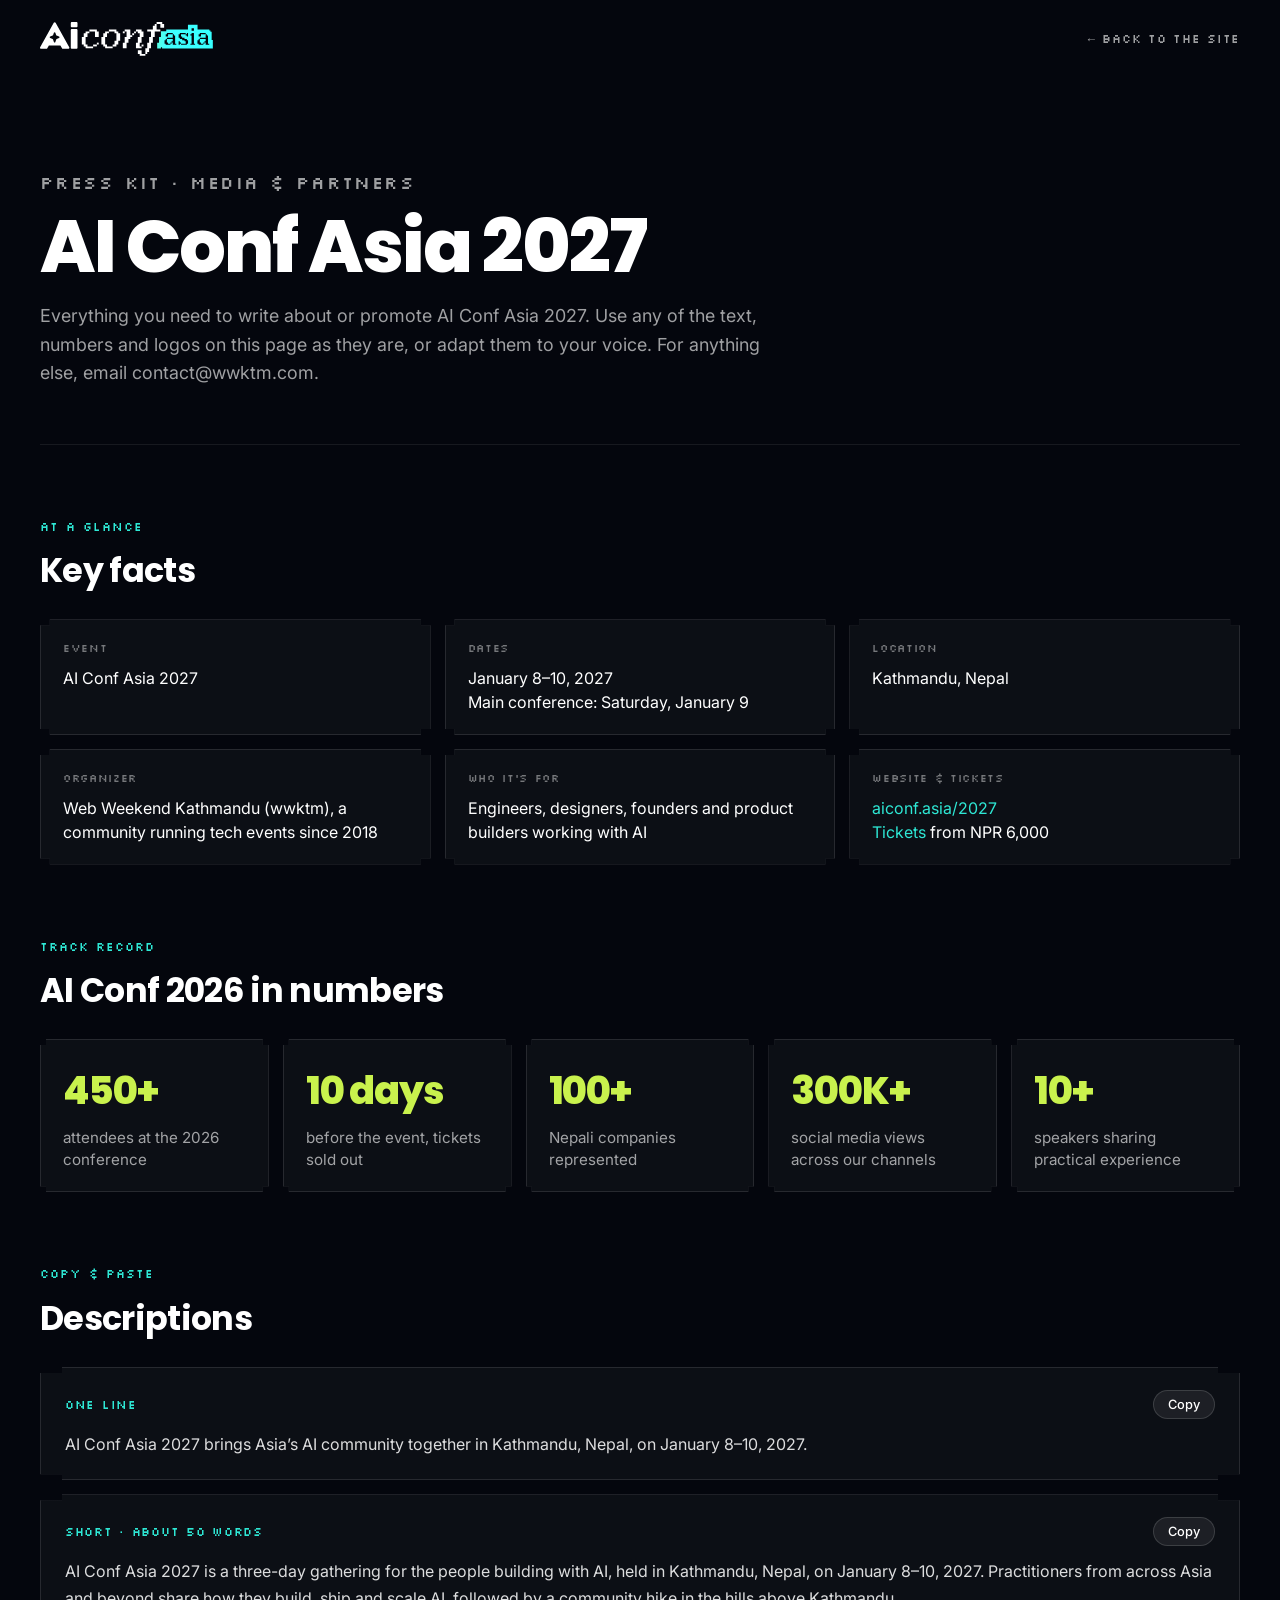
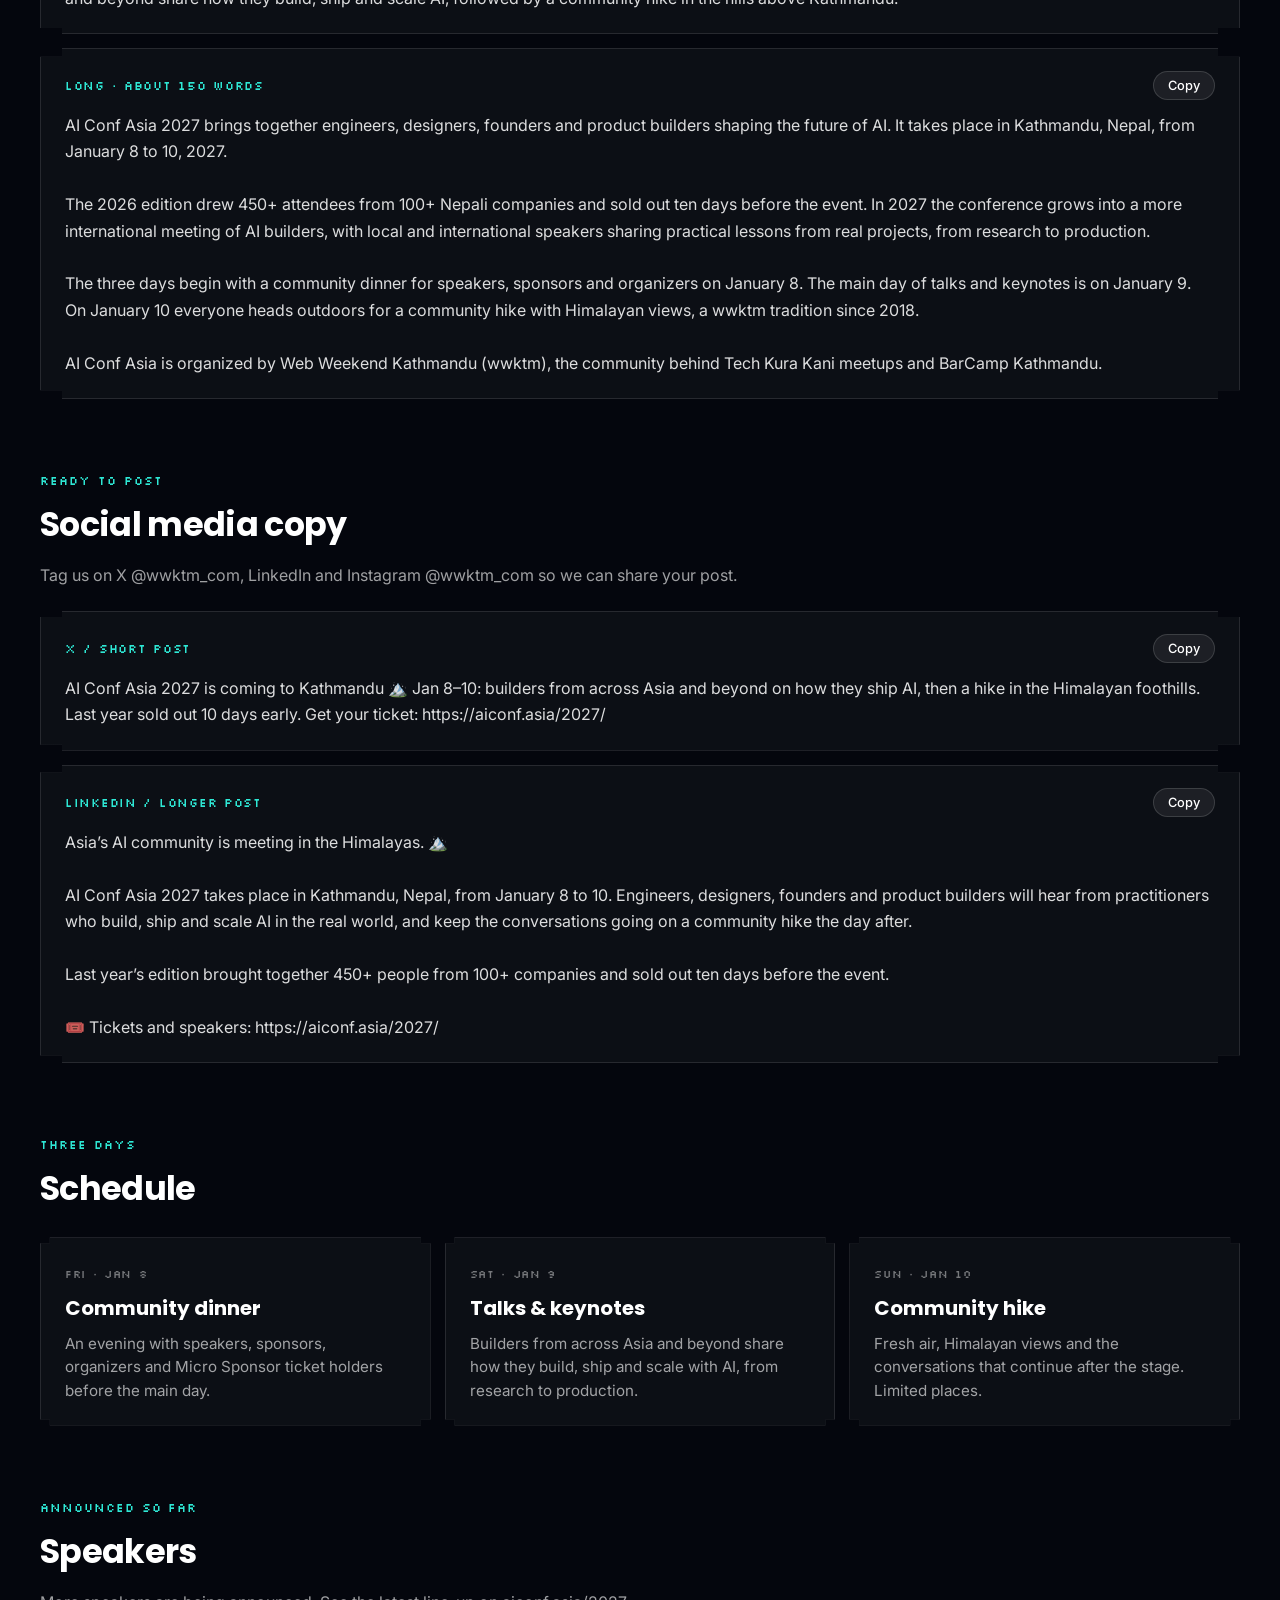
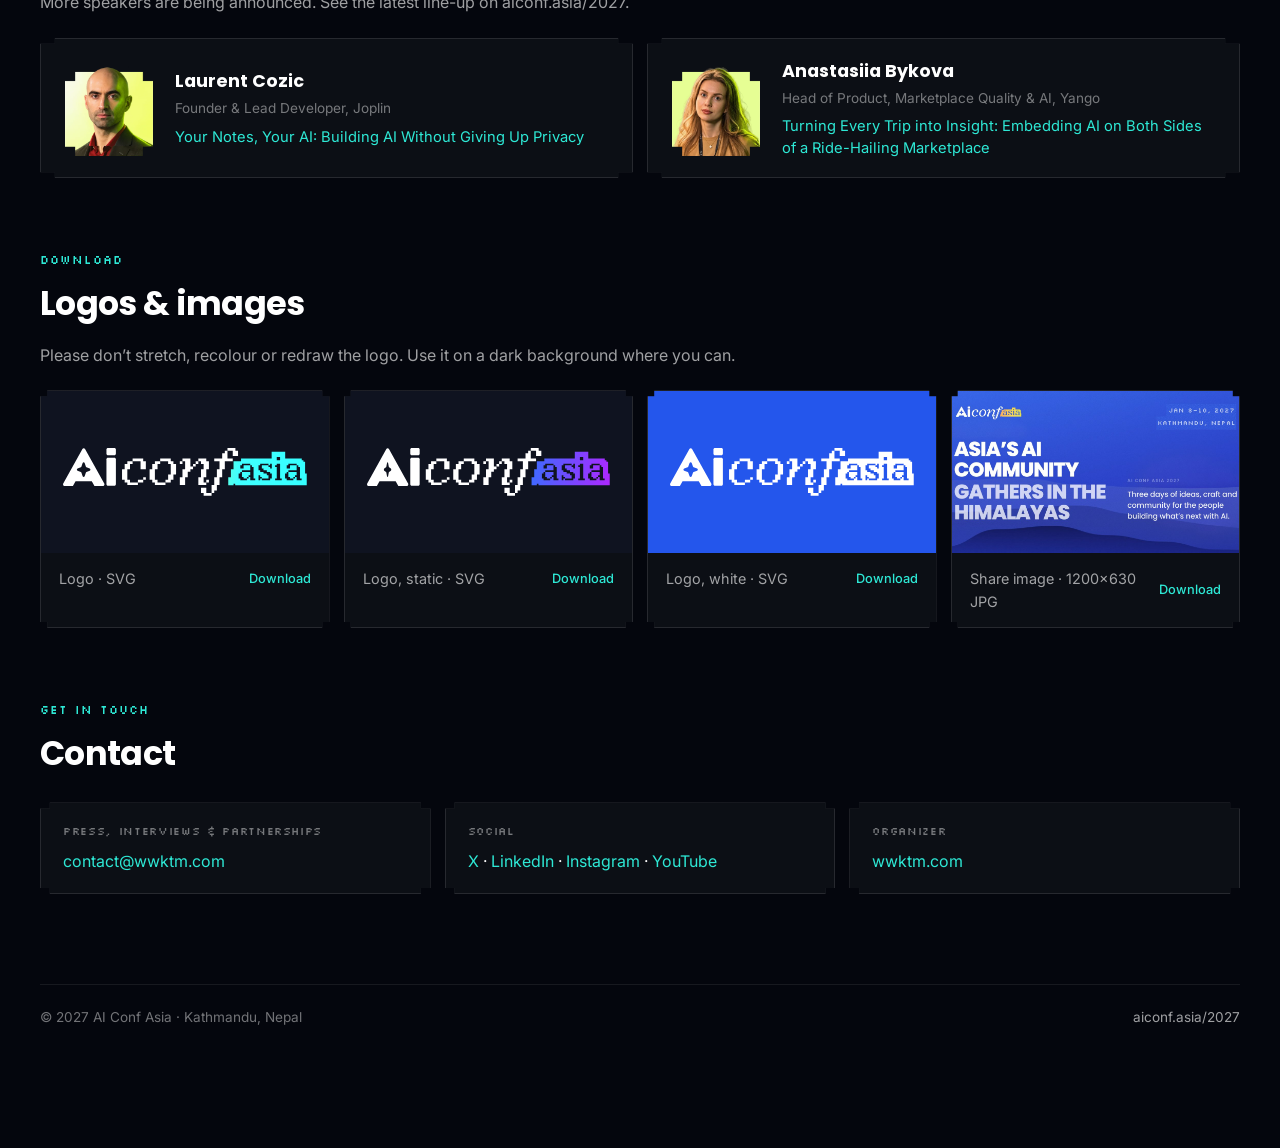
<file: 2027/press-kit/index.html>
<!DOCTYPE html>
<html lang="en">
<head>
  <meta charset="UTF-8">
  <meta name="viewport" content="width=device-width, initial-scale=1">

  <title>Press Kit — AI Conf Asia 2027 | Kathmandu, Jan 8–10</title>
  <meta name="description" content="Everything you need to write about AI Conf Asia 2027: key facts, ready-to-use descriptions, social copy, speakers, logos and contacts.">
  <link rel="canonical" href="https://aiconf.asia/2027/press-kit/">
  <meta name="theme-color" content="#04060d">
  <meta name="color-scheme" content="dark">

  <meta property="og:type" content="website">
  <meta property="og:site_name" content="AI Conf Asia 2027">
  <meta property="og:title" content="AI Conf Asia 2027 — Press Kit">
  <meta property="og:description" content="Key facts, descriptions, social copy, speakers and logos for AI Conf Asia 2027 in Kathmandu, January 8–10.">
  <meta property="og:url" content="https://aiconf.asia/2027/press-kit/">
  <meta property="og:image" content="https://aiconf.asia/2027/aiconf.jpg?v=2027-3">
  <meta name="twitter:card" content="summary_large_image">
  <meta name="twitter:site" content="@wwktm_com">

  <link rel="icon" type="image/png" href="../assets/favicon.png">
  <link rel="preconnect" href="https://fonts.googleapis.com">
  <link rel="preconnect" href="https://fonts.gstatic.com" crossorigin>
  <link href="https://fonts.googleapis.com/css2?family=Inter:wght@400;500;600&amp;family=Poppins:wght@500;600;700;800&amp;family=Silkscreen:wght@400;700&amp;display=swap" rel="stylesheet">
  <link rel="stylesheet" href="../assets/css/style.css">

  <style>
    /* Press kit page: builds on the site tokens in style.css */
    .pk { padding-bottom: var(--section-y); }
    .pk-top { display: flex; align-items: center; justify-content: space-between; gap: 16px; padding: 22px 0; }
    .pk-top img { display: block; height: 34px; width: auto; }
    .pk-top a.pk-back { font-family: var(--pixel); font-size: 12px; letter-spacing: .06em; text-transform: uppercase; color: var(--text-muted); text-decoration: none; }
    .pk-top a.pk-back:hover { color: var(--cyan); }

    .pk-hero { padding: clamp(40px, 7vw, 90px) 0 clamp(30px, 5vw, 56px); border-bottom: 1px solid var(--line-soft); }
    .pk-kicker { font-family: var(--pixel); font-size: 12px; letter-spacing: .08em; text-transform: uppercase; color: var(--cyan); }
    .pk-hero h1 { font-family: var(--display); font-weight: 800; letter-spacing: -.03em; line-height: 1; font-size: clamp(2.4rem, 6vw, 4.6rem); margin: 14px 0 18px; }
    .pk-hero p { max-width: 720px; font-size: clamp(1rem, 1.4vw, 1.15rem); line-height: 1.6; color: var(--text-muted); }

    .pk-sec { padding-top: clamp(44px, 6vw, 72px); }
    .pk-sec > h2 { font-family: var(--display); font-weight: 700; letter-spacing: -.02em; font-size: clamp(1.5rem, 2.6vw, 2.1rem); margin: 8px 0 22px; }
    .pk-sec > p.pk-note { color: var(--text-muted); max-width: 720px; line-height: 1.6; margin: -10px 0 22px; }

    .pk-facts { display: grid; grid-template-columns: repeat(3, 1fr); gap: 14px; }
    @media (max-width: 860px) { .pk-facts { grid-template-columns: repeat(2, 1fr); } }
    @media (max-width: 520px) { .pk-facts { grid-template-columns: 1fr; } }
    .pk-fact { padding: 20px 22px; }
    .pk-fact dt { font-family: var(--pixel); font-size: 11px; letter-spacing: .06em; text-transform: uppercase; color: var(--text-subtle); }
    .pk-fact dd { margin: 8px 0 0; font-size: 1rem; line-height: 1.5; }
    .pk-fact dd a { color: var(--cyan); }

    .pk-stats { display: grid; grid-template-columns: repeat(auto-fit, minmax(160px, 1fr)); gap: 14px; }
    .pk-stat { padding: 20px 22px; }
    .pk-stat b { display: block; font-family: var(--display); font-weight: 800; font-size: clamp(1.8rem, 3vw, 2.4rem); letter-spacing: -.03em; color: var(--lime); }
    .pk-stat span { display: block; margin-top: 6px; color: var(--text-muted); font-size: .95rem; line-height: 1.45; }

    .pk-copy { display: grid; gap: 14px; }
    .pk-block { padding: 22px 24px; }
    .pk-block header { display: flex; align-items: center; justify-content: space-between; gap: 12px; margin-bottom: 12px; }
    .pk-block h3 { font-family: var(--pixel); font-size: 12px; font-weight: 400; letter-spacing: .06em; text-transform: uppercase; color: var(--cyan); }
    .pk-block .pk-text { line-height: 1.65; color: rgba(255,255,255,.86); white-space: pre-line; }
    .pk-btn { flex: 0 0 auto; font: 500 .8rem var(--body); color: var(--text); background: rgba(255,255,255,.07); border: 1px solid var(--line); border-radius: 999px; padding: 6px 14px; cursor: pointer; }
    .pk-btn:hover { border-color: var(--cyan); color: var(--cyan); }
    .pk-btn.is-done { border-color: var(--green); color: var(--green); }

    .pk-days { display: grid; grid-template-columns: repeat(auto-fit, minmax(240px, 1fr)); gap: 14px; }
    .pk-day { padding: 22px 24px; }
    .pk-day small { font-family: var(--pixel); font-size: 11px; letter-spacing: .06em; text-transform: uppercase; color: var(--text-subtle); }
    .pk-day h3 { font-family: var(--display); font-weight: 700; font-size: 1.25rem; margin: 6px 0 8px; }
    .pk-day p { color: var(--text-muted); line-height: 1.55; font-size: .95rem; }

    .pk-speakers { display: grid; grid-template-columns: repeat(auto-fit, minmax(260px, 1fr)); gap: 14px; }
    .pk-spk { display: grid; grid-template-columns: 96px 1fr; gap: 18px; align-items: center; padding: 18px 20px; }
    .pk-spk img { width: 96px; height: 96px; object-fit: cover; display: block; }
    .pk-spk b { font-family: var(--display); font-size: 1.1rem; font-weight: 700; }
    .pk-spk span { display: block; color: var(--text-subtle); font-size: .85rem; line-height: 1.45; margin-top: 4px; }
    .pk-spk em { display: block; font-style: normal; color: var(--cyan); font-size: .92rem; line-height: 1.45; margin-top: 8px; }

    .pk-assets { display: grid; grid-template-columns: repeat(auto-fit, minmax(240px, 1fr)); gap: 14px; }
    .pk-asset { display: flex; flex-direction: column; padding: 0; overflow: hidden; }
    .pk-asset figure { margin: 0; display: grid; place-items: center; aspect-ratio: 16 / 9; padding: 22px; background: #0f1320; }
    .pk-asset figure.is-blue { background: var(--hero-b); }
    .pk-asset figure.is-photo { padding: 0; }
    .pk-asset figure img { max-width: 100%; max-height: 100%; display: block; }
    .pk-asset figure.is-photo img { width: 100%; height: 100%; object-fit: cover; }
    .pk-asset div { display: flex; align-items: center; justify-content: space-between; gap: 12px; padding: 14px 18px; }
    .pk-asset div span { font-size: .9rem; color: var(--text-muted); }
    .pk-asset a { font: 500 .8rem var(--body); color: var(--cyan); text-decoration: none; white-space: nowrap; }
    .pk-asset a:hover { text-decoration: underline; }

    .pk-contact { display: grid; grid-template-columns: repeat(auto-fit, minmax(240px, 1fr)); gap: 14px; }
    .pk-contact .pk-fact a { color: var(--cyan); }

    .pk-foot { margin-top: clamp(50px, 7vw, 90px); padding-top: 22px; border-top: 1px solid var(--line-soft); color: var(--text-subtle); font-size: .85rem; display: flex; flex-wrap: wrap; justify-content: space-between; gap: 10px; }
    .pk-foot a { color: var(--text-muted); }
  </style>
</head>
<body>
  <div class="shell pk">

    <div class="pk-top">
      <a href="../" aria-label="AI Conf Asia 2027 — home"><img src="../assets/logo.svg" alt="AI Conf Asia" width="871" height="171"></a>
      <a class="pk-back" href="../">← Back to the site</a>
    </div>

    <header class="pk-hero">
      <p class="pk-kicker">Press kit · Media &amp; partners</p>
      <h1>AI Conf Asia 2027</h1>
      <p>Everything you need to write about or promote AI Conf Asia 2027. Use any of the text, numbers and logos on this page as they are, or adapt them to your voice. For anything else, email <a href="mailto:contact@wwktm.com?subject=AI%20Conf%20Asia%202027%20press">contact@wwktm.com</a>.</p>
    </header>

    <!-- Key facts -->
    <section class="pk-sec" aria-labelledby="pk-facts">
      <p class="pk-kicker">At a glance</p>
      <h2 id="pk-facts">Key facts</h2>
      <dl class="pk-facts">
        <div class="pk-fact notch-box"><dt>Event</dt><dd>AI Conf Asia 2027</dd></div>
        <div class="pk-fact notch-box"><dt>Dates</dt><dd>January 8–10, 2027<br>Main conference: Saturday, January 9</dd></div>
        <div class="pk-fact notch-box"><dt>Location</dt><dd>Kathmandu, Nepal</dd></div>
        <div class="pk-fact notch-box"><dt>Organizer</dt><dd>Web Weekend Kathmandu (wwktm), a community running tech events since 2018</dd></div>
        <div class="pk-fact notch-box"><dt>Who it&rsquo;s for</dt><dd>Engineers, designers, founders and product builders working with AI</dd></div>
        <div class="pk-fact notch-box"><dt>Website &amp; tickets</dt><dd><a href="https://aiconf.asia/2027/">aiconf.asia/2027</a><br><a href="https://aiconf.asia/2027/#tickets">Tickets</a> from NPR 6,000</dd></div>
      </dl>
    </section>

    <!-- Numbers -->
    <section class="pk-sec" aria-labelledby="pk-numbers">
      <p class="pk-kicker">Track record</p>
      <h2 id="pk-numbers">AI Conf 2026 in numbers</h2>
      <div class="pk-stats">
        <div class="pk-stat notch-box"><b>450+</b><span>attendees at the 2026 conference</span></div>
        <div class="pk-stat notch-box"><b>10 days</b><span>before the event, tickets sold out</span></div>
        <div class="pk-stat notch-box"><b>100+</b><span>Nepali companies represented</span></div>
        <div class="pk-stat notch-box"><b>300K+</b><span>social media views across our channels</span></div>
        <div class="pk-stat notch-box"><b>10+</b><span>speakers sharing practical experience</span></div>
      </div>
    </section>

    <!-- Descriptions -->
    <section class="pk-sec" aria-labelledby="pk-desc">
      <p class="pk-kicker">Copy &amp; paste</p>
      <h2 id="pk-desc">Descriptions</h2>
      <div class="pk-copy">
        <article class="pk-block notch-box">
          <header><h3>One line</h3><button class="pk-btn" type="button" data-copy>Copy</button></header>
          <p class="pk-text">AI Conf Asia 2027 brings Asia&rsquo;s AI community together in Kathmandu, Nepal, on January 8–10, 2027.</p>
        </article>
        <article class="pk-block notch-box">
          <header><h3>Short · about 50 words</h3><button class="pk-btn" type="button" data-copy>Copy</button></header>
          <p class="pk-text">AI Conf Asia 2027 is a three-day gathering for the people building with AI, held in Kathmandu, Nepal, on January 8–10, 2027. Practitioners from across Asia and beyond share how they build, ship and scale AI, followed by a community hike in the hills above Kathmandu.</p>
        </article>
        <article class="pk-block notch-box">
          <header><h3>Long · about 150 words</h3><button class="pk-btn" type="button" data-copy>Copy</button></header>
          <p class="pk-text">AI Conf Asia 2027 brings together engineers, designers, founders and product builders shaping the future of AI. It takes place in Kathmandu, Nepal, from January 8 to 10, 2027.

The 2026 edition drew 450+ attendees from 100+ Nepali companies and sold out ten days before the event. In 2027 the conference grows into a more international meeting of AI builders, with local and international speakers sharing practical lessons from real projects, from research to production.

The three days begin with a community dinner for speakers, sponsors and organizers on January 8. The main day of talks and keynotes is on January 9. On January 10 everyone heads outdoors for a community hike with Himalayan views, a wwktm tradition since 2018.

AI Conf Asia is organized by Web Weekend Kathmandu (wwktm), the community behind Tech Kura Kani meetups and BarCamp Kathmandu.</p>
        </article>
      </div>
    </section>

    <!-- Social -->
    <section class="pk-sec" aria-labelledby="pk-social">
      <p class="pk-kicker">Ready to post</p>
      <h2 id="pk-social">Social media copy</h2>
      <p class="pk-note">Tag us on <a href="https://x.com/wwktm_com" target="_blank" rel="noopener noreferrer">X @wwktm_com</a>, <a href="https://www.linkedin.com/company/wwktm" target="_blank" rel="noopener noreferrer">LinkedIn</a> and <a href="https://www.instagram.com/wwktm_com" target="_blank" rel="noopener noreferrer">Instagram @wwktm_com</a> so we can share your post.</p>
      <div class="pk-copy">
        <article class="pk-block notch-box">
          <header><h3>X / short post</h3><button class="pk-btn" type="button" data-copy>Copy</button></header>
          <p class="pk-text">AI Conf Asia 2027 is coming to Kathmandu 🏔️ Jan 8–10: builders from across Asia and beyond on how they ship AI, then a hike in the Himalayan foothills. Last year sold out 10 days early. Get your ticket: https://aiconf.asia/2027/</p>
        </article>
        <article class="pk-block notch-box">
          <header><h3>LinkedIn / longer post</h3><button class="pk-btn" type="button" data-copy>Copy</button></header>
          <p class="pk-text">Asia&rsquo;s AI community is meeting in the Himalayas. 🏔️

AI Conf Asia 2027 takes place in Kathmandu, Nepal, from January 8 to 10. Engineers, designers, founders and product builders will hear from practitioners who build, ship and scale AI in the real world, and keep the conversations going on a community hike the day after.

Last year&rsquo;s edition brought together 450+ people from 100+ companies and sold out ten days before the event.

🎟️ Tickets and speakers: https://aiconf.asia/2027/</p>
        </article>
      </div>
    </section>

    <!-- Schedule -->
    <section class="pk-sec" aria-labelledby="pk-days">
      <p class="pk-kicker">Three days</p>
      <h2 id="pk-days">Schedule</h2>
      <div class="pk-days">
        <div class="pk-day notch-box"><small>Fri · Jan 8</small><h3>Community dinner</h3><p>An evening with speakers, sponsors, organizers and Micro Sponsor ticket holders before the main day.</p></div>
        <div class="pk-day notch-box"><small>Sat · Jan 9</small><h3>Talks &amp; keynotes</h3><p>Builders from across Asia and beyond share how they build, ship and scale with AI, from research to production.</p></div>
        <div class="pk-day notch-box"><small>Sun · Jan 10</small><h3>Community hike</h3><p>Fresh air, Himalayan views and the conversations that continue after the stage. Limited places.</p></div>
      </div>
    </section>

    <!-- Speakers -->
    <section class="pk-sec" aria-labelledby="pk-speakers">
      <p class="pk-kicker">Announced so far</p>
      <h2 id="pk-speakers">Speakers</h2>
      <p class="pk-note">More speakers are being announced. See the latest line-up on <a href="https://aiconf.asia/2027/#speakers">aiconf.asia/2027</a>.</p>
      <div class="pk-speakers">
        <div class="pk-spk notch-box">
          <img src="../assets/speakers/2027/laurent.webp" alt="Laurent Cozic" width="96" height="96" loading="lazy">
          <div><b>Laurent Cozic</b><span>Founder &amp; Lead Developer, Joplin</span><em>Your Notes, Your AI: Building AI Without Giving Up Privacy</em></div>
        </div>
        <div class="pk-spk notch-box">
          <img src="../assets/speakers/2027/anastasiia.webp" alt="Anastasiia Bykova" width="96" height="96" loading="lazy">
          <div><b>Anastasiia Bykova</b><span>Head of Product, Marketplace Quality &amp; AI, Yango</span><em>Turning Every Trip into Insight: Embedding AI on Both Sides of a Ride-Hailing Marketplace</em></div>
        </div>
      </div>
    </section>

    <!-- Assets -->
    <section class="pk-sec" aria-labelledby="pk-assets">
      <p class="pk-kicker">Download</p>
      <h2 id="pk-assets">Logos &amp; images</h2>
      <p class="pk-note">Please don&rsquo;t stretch, recolour or redraw the logo. Use it on a dark background where you can.</p>
      <div class="pk-assets">
        <div class="pk-asset notch-box">
          <figure><img src="../assets/logo.svg" alt="AI Conf Asia logo" loading="lazy"></figure>
          <div><span>Logo · SVG</span><a href="../assets/logo.svg" download="ai-conf-asia-logo.svg">Download</a></div>
        </div>
        <div class="pk-asset notch-box">
          <figure><img src="../assets/logo-static.svg" alt="AI Conf Asia logo, static" loading="lazy"></figure>
          <div><span>Logo, static · SVG</span><a href="../assets/logo-static.svg" download="ai-conf-asia-logo-static.svg">Download</a></div>
        </div>
        <div class="pk-asset notch-box">
          <figure class="is-blue"><img src="../assets/logo-white.svg" alt="AI Conf Asia logo, all white" loading="lazy"></figure>
          <div><span>Logo, white · SVG</span><a href="../assets/logo-white.svg" download="ai-conf-asia-logo-white.svg">Download</a></div>
        </div>
        <div class="pk-asset notch-box">
          <figure class="is-photo"><img src="../aiconf.jpg" alt="AI Conf Asia 2027 share image" loading="lazy"></figure>
          <div><span>Share image · 1200×630 JPG</span><a href="../aiconf.jpg" download="ai-conf-asia-2027.jpg">Download</a></div>
        </div>
      </div>
    </section>

    <!-- Contact -->
    <section class="pk-sec" aria-labelledby="pk-contact">
      <p class="pk-kicker">Get in touch</p>
      <h2 id="pk-contact">Contact</h2>
      <dl class="pk-contact">
        <div class="pk-fact notch-box"><dt>Press, interviews &amp; partnerships</dt><dd><a href="mailto:contact@wwktm.com?subject=AI%20Conf%20Asia%202027%20press">contact@wwktm.com</a></dd></div>
        <div class="pk-fact notch-box"><dt>Social</dt><dd><a href="https://x.com/wwktm_com" target="_blank" rel="noopener noreferrer">X</a> · <a href="https://www.linkedin.com/company/wwktm" target="_blank" rel="noopener noreferrer">LinkedIn</a> · <a href="https://www.instagram.com/wwktm_com" target="_blank" rel="noopener noreferrer">Instagram</a> · <a href="https://youtu.be/fFNBykBRhTQ" target="_blank" rel="noopener noreferrer">YouTube</a></dd></div>
        <div class="pk-fact notch-box"><dt>Organizer</dt><dd><a href="https://wwktm.com" target="_blank" rel="noopener noreferrer">wwktm.com</a></dd></div>
      </dl>
    </section>

    <footer class="pk-foot">
      <span>&copy; 2027 AI Conf Asia · Kathmandu, Nepal</span>
      <a href="../">aiconf.asia/2027</a>
    </footer>
  </div>

  <script>
    document.querySelectorAll('[data-copy]').forEach(function (btn) {
      btn.addEventListener('click', function () {
        var text = btn.closest('.pk-block').querySelector('.pk-text').innerText.trim();
        navigator.clipboard.writeText(text).then(function () {
          btn.textContent = 'Copied';
          btn.classList.add('is-done');
          setTimeout(function () { btn.textContent = 'Copy'; btn.classList.remove('is-done'); }, 1600);
        });
      });
    });
  </script>
</body>
</html>
</file>
<file: 2027/assets/css/style.css>
/* ==========================================================================
   AI Conf Asia 2027 — v2
   Art direction matched to design/yo reference:
     · vivid blue hero, dark navy body
     · cyan/teal primary accent, lime + violet secondary
     · notched ("pixel") corners on cards, panels, photos, CTA
     · bracket eyebrow labels, rotated date pills, gradient semicircles
     · Poppins display / Inter body

   Order: tokens → reset → base → primitives → components → responsive/motion
   ========================================================================== */

/* --------------------------------------------------------------------------
   1. TOKENS
   -------------------------------------------------------------------------- */
:root {
  /* Surfaces */
  --bg:          #04060d;
  --bg-raise:    #080b14;
  --panel:       #0c0f15;
  --panel-2:     #101319;
  --panel-3:     #161a21;

  /* Lines */
  --line:        rgba(255, 255, 255, .14);
  --line-soft:   rgba(255, 255, 255, .075);

  /* Brand */
  --cyan:        #2ee8d5;
  --cyan-dim:    #6feee2;
  --mint:        #b6f5ec;
  --lime:        #c9f24d;
  --green:       #22f58c;
  --violet:      #7c3aed;
  --violet-2:    #8b3dff;
  --orange:      #ff9d2e;
  --pink:        #ff4d9d;
  --blue:        #2f6bff;

  /* Hero */
  --hero-a:      #0f34c4;
  --hero-b:      #2456ec;
  --hero-c:      #4f8bff;

  /* Text */
  --text:        #ffffff;
  --text-muted:  rgba(255, 255, 255, .62);
  --text-subtle: rgba(255, 255, 255, .44);
  --text-faint:  rgba(255, 255, 255, .30);

  /* Gradients */
  --grad-semicircle: linear-gradient(145deg,
      #ffc21f 0%, #ff9d2e 18%, #ff4d9d 42%, #a94dff 66%, #4f6bff 86%, #2f8bff 100%);
  --grad-ticket: linear-gradient(100deg, #6d3bff 0%, #a249ff 34%, #e8479b 64%, #ff9d2e 100%);
  --grad-spectrum: linear-gradient(100deg,
      #3b6bff 0%, #b026ff 26%, #ff2d55 50%, #ff8a00 74%, #ffea00 100%);

  /* Geometry */
  --shell:       1378px;
  --gutter:      24px;
  --n:           clamp(6px, 2.5%, 22px); /* notch: % so it scales with the element, clamped so it stays <=25% */
  --radius-pill: 999px;



  /* Motion */
  --ease: cubic-bezier(.22, .61, .36, 1);
  --dur:  .26s;

  /* Type */
  --display: 'Poppins', ui-sans-serif, system-ui, sans-serif;
  --body:    'Inter', ui-sans-serif, system-ui, -apple-system, sans-serif;
  --pixel:   'Silkscreen', 'Courier New', ui-monospace, monospace;

  --section-y: 84px;
}

@media (min-width: 768px) {
  :root { --gutter: 40px; --section-y: 120px; }
}

/* --------------------------------------------------------------------------
   2. RESET
   -------------------------------------------------------------------------- */
*, *::before, *::after { box-sizing: border-box; }
* { margin: 0; }

html {
  -webkit-text-size-adjust: 100%;
  scroll-behavior: smooth;
  scroll-padding-top: 96px;
  scrollbar-width: none;
}
html::-webkit-scrollbar { width: 0; height: 0; }

body {
  min-height: 100svh;
  background: var(--bg);
  color: var(--text);
  font-family: var(--body);
  font-size: 1rem;
  line-height: 1.6;
  -webkit-font-smoothing: antialiased;
  -moz-osx-font-smoothing: grayscale;
  overflow-x: clip;
}

img, svg, video, canvas { display: block; max-width: 100%; }
img { height: auto; }

button, input, select, textarea { font: inherit; color: inherit; }
button { background: none; border: 0; cursor: pointer; }
ul, ol { list-style: none; padding: 0; }
a { color: inherit; text-decoration: none; }
h1, h2, h3, h4, h5, h6 { font-weight: 400; }

:focus-visible {
  outline: 2px solid var(--cyan);
  outline-offset: 3px;
}
::selection { background: rgba(46, 232, 213, .35); color: #fff; }

/* --------------------------------------------------------------------------
   3. BASE
   -------------------------------------------------------------------------- */
.shell {
  width: 100%;
  max-width: var(--shell);
  margin-inline: auto;
  padding-inline: var(--gutter);
}

.sr-only {
  position: absolute;
  width: 1px; height: 1px;
  padding: 0; margin: -1px;
  overflow: hidden;
  clip-path: inset(50%);
  white-space: nowrap;
  border: 0;
}

.skip-link {
  position: absolute;
  top: 10px; left: 10px;
  z-index: 200;
  padding: .8rem 1.3rem;
  border-radius: var(--radius-pill);
  background: var(--green);
  color: #04140b;
  font-weight: 600;
  transform: translateY(-180%);
  transition: transform var(--dur) var(--ease);
}
.skip-link:focus { transform: translateY(0); }

.display {
  font-family: var(--display);
  font-weight: 800;
  line-height: 1.02;
  letter-spacing: -.03em;
}
h1.display {
  font-size: clamp(2.2rem, 6.1vw, 5.1rem);
  letter-spacing: -.035em;
  text-transform: uppercase;
}
h2.display {
  font-size: clamp(2rem, 4.9vw, 3.9rem);
  line-height: 1.06;
}
h3.display {
  font-family: var(--display);
  font-size: clamp(1.15rem, 2.1vw, 1.6rem);
  font-weight: 700;
  letter-spacing: -.02em;
  line-height: 1.2;
}

.lede { color: var(--text-muted); font-size: 1rem; line-height: 1.7; }
@media (min-width: 768px) { .lede { font-size: 1.0625rem; } }

/* Bracket eyebrow label — matches the notched label in the design */
.label {
  --n: clamp(3px, 1.6%, 10px);
  display: inline-block;
  padding: .55rem .95rem;
  border: 1.5px solid var(--cyan);
  color: #fff;
  font-family: var(--pixel);
  font-size: .625rem;
  font-weight: 400;
  letter-spacing: .06em;
  text-transform: uppercase;
  line-height: 1;
  /* polygon inlined (not via --notch) so a local --n override resolves */
  clip-path: polygon(
    0 var(--n), var(--n) var(--n), var(--n) 0,
    calc(100% - var(--n)) 0, calc(100% - var(--n)) var(--n), 100% var(--n),
    100% calc(100% - var(--n)), calc(100% - var(--n)) calc(100% - var(--n)), calc(100% - var(--n)) 100%,
    var(--n) 100%, var(--n) calc(100% - var(--n)), 0 calc(100% - var(--n))
  );
}
.label--lime { border-color: var(--lime); }
.label--muted { border-color: var(--line); color: var(--text-muted); }

/* --------------------------------------------------------------------------
   4. BUTTONS
   -------------------------------------------------------------------------- */
/* Pixel-cut button: two-step staircase corners instead of a radius,
   plus a faint block grid that steps on hover. */
.btn {
  position: relative;
  display: inline-flex;
  align-items: stretch;
  min-height: 48px;
  padding: 0;
  border: 0;
  border-radius: 0;
  appearance: none;
  -webkit-appearance: none;
  font-family: var(--body);
  font-size: .9375rem;
  font-weight: 600;
  line-height: 1;
  white-space: nowrap;
  cursor: pointer;
  overflow: hidden;
  clip-path: polygon(
    0 8px, var(--px) 8px, var(--px) var(--px), 8px var(--px), 8px 0,
    calc(100% - 8px) 0, calc(100% - 8px) var(--px), calc(100% - var(--px)) var(--px),
      calc(100% - var(--px)) 8px, 100% 8px,
    100% calc(100% - 8px), calc(100% - var(--px)) calc(100% - 8px),
      calc(100% - var(--px)) calc(100% - var(--px)), calc(100% - 8px) calc(100% - var(--px)),
      calc(100% - 8px) 100%,
    8px 100%, 8px calc(100% - var(--px)), var(--px) calc(100% - var(--px)),
      var(--px) calc(100% - 8px), 0 calc(100% - 8px)
  );
  transition: transform var(--dur) var(--ease), box-shadow var(--dur) var(--ease), filter var(--dur) var(--ease);
}
/* pixel-grid texture */
.btn::before {
  content: '';
  position: absolute;
  inset: 0;
  z-index: 0;
  background-image:
    linear-gradient(rgba(0, 0, 0, .16) 1px, transparent 1px),
    linear-gradient(90deg, rgba(0, 0, 0, .16) 1px, transparent 1px);
  background-size: 6px 6px;
  opacity: .55;
  pointer-events: none;
}
.btn:hover::before { animation: pixel-step .55s steps(3) infinite; }
@keyframes pixel-step { to { background-position: 6px 6px; } }

.btn__text, .btn__tab { position: relative; z-index: 1; }

.btn:active { transform: translateY(1px); }
/* clip-path would swallow a normal outline, so draw focus inside the shape */
.btn:focus-visible { outline: 2px solid #fff; outline-offset: -4px; }

.btn__text {
  display: inline-flex;
  align-items: center;
  padding: .9rem 1.4rem;
}

/* darker chevron tab on the right, as in the design */
.btn__tab {
  display: inline-flex;
  align-items: center;
  justify-content: center;
  width: 42px;
  background: rgba(0, 0, 0, .32);
}
.btn__tab svg { width: 15px; height: 15px; }

.btn--plain .btn__tab { display: none; }

.btn--green,
.btn--lime,
.btn--violet,
.btn--gradient { background: var(--lime); color: #101507; }
.btn--white   { background: #fff; color: #14121d; }
.btn--ghost {
  background: rgba(255, 255, 255, .06);
  border: 1px solid var(--line);
  color: #fff;
}
.btn--green:hover, .btn--lime:hover, .btn--violet:hover,
.btn--white:hover, .btn--gradient:hover { transform: translateY(-2px); filter: brightness(1.07); }
.btn--ghost:hover { background: rgba(255, 255, 255, .12); transform: translateY(-2px); }

.btn--sm { min-height: 40px; font-size: .8125rem; }
.btn--sm .btn__text { padding: .7rem 1.05rem; }
.btn--sm .btn__tab { width: 34px; }
.btn--sm .btn__tab svg { width: 13px; height: 13px; }

.btn--lg { min-height: 54px; font-size: 1rem; }
.btn--block { width: 100%; justify-content: stretch; }
.btn--block .btn__text { flex: 1; justify-content: center; }
.btn--block .btn__tab { flex: 0 0 42px; }

/* --------------------------------------------------------------------------
   5. SHAPES / PRIMITIVES
   -------------------------------------------------------------------------- */
.notch {
  /* polygon inlined so a local --n override resolves on this element */
  clip-path: polygon(
    0 var(--n), var(--n) var(--n), var(--n) 0,
    calc(100% - var(--n)) 0, calc(100% - var(--n)) var(--n), 100% var(--n),
    100% calc(100% - var(--n)), calc(100% - var(--n)) calc(100% - var(--n)), calc(100% - var(--n)) 100%,
    var(--n) 100%, var(--n) calc(100% - var(--n)), 0 calc(100% - var(--n))
  );
}

/* Notched box with a real 1px border (background-clip trick) */
.notch-box {
  --fill: var(--panel);
  --stroke: var(--line);
  border: 1px solid transparent;
  background:
    linear-gradient(var(--fill), var(--fill)) padding-box,
    linear-gradient(var(--stroke), var(--stroke)) border-box;
  clip-path: polygon(
    0 var(--n), var(--n) var(--n), var(--n) 0,
    calc(100% - var(--n)) 0, calc(100% - var(--n)) var(--n), 100% var(--n),
    100% calc(100% - var(--n)), calc(100% - var(--n)) calc(100% - var(--n)), calc(100% - var(--n)) 100%,
    var(--n) 100%, var(--n) calc(100% - var(--n)), 0 calc(100% - var(--n))
  );
}

.pill {
  border: 1.5px solid var(--cyan);
  border-radius: var(--radius-pill);
  background: transparent;
}

.section { position: relative; padding-block: var(--section-y); }
.section--tight { padding-block: 96px; }
main > .section > .shell,
main > .intro-band > .shell { position: relative; z-index: 1; }
@media (min-width: 768px) {
  main > .section + .section { padding-top: clamp(96px, 9vw, 132px); }
  main > .section + .section.cta,
  main > .section.cta + .section { padding-top: 0; }
  main > .section + .section.section--tight { padding-top: 128px; }
}

.section-head { text-align: center; }
.section-head h2 { margin-top: 1.2rem; }
.section-head h2:first-child { margin-top: 0; }
.section-head .lede { max-width: 42rem; margin: 1rem auto 0; }

/* Decorative glow blobs */
.glow {
  position: absolute;
  border-radius: 50%;
  filter: blur(70px);
  pointer-events: none;
  z-index: 0;
}

/* Four-point sparkle used on list bullets */
.spark { width: 15px; height: 15px; flex: none; }

/* --------------------------------------------------------------------------
   5b. MEDIA FRAME
   Plain wrapper for the masked media. The shape comes from a .mask-N class;
   this only handles clipping, background and sizing.
   -------------------------------------------------------------------------- */
.media-frame {
  position: relative;
  overflow: hidden;
  background: var(--panel);
}
.media-frame.is-playing > iframe {
  position: absolute;
  inset: 0;
}
.media-frame > img,
.media-frame > video,
.media-frame > iframe {
  display: block;
  width: 100%;
  height: 100%;
  border: 0;
  object-fit: cover;
}

/* stepped corner for media frames */
/* --------------------------------------------------------------------------
   MASKS
   Percentage-based, so the cut holds its proportion at any element size.
   Every variant bites into ALL FOUR edges, none is a ladder/staircase, and
   none removes more than 25% of the width or height in any direction.
   -------------------------------------------------------------------------- */

/* 1 — stepped top-left, compact top-right, square lower cuts */
.mask-1 {
  clip-path: polygon(
    0 18%, 6% 18%, 6% 10%, 14% 10%, 14% 0,
    88% 0, 88% 7%, 96% 7%, 96% 14%, 100% 14%,
    100% 82%, 92% 82%, 92% 100%,
    10% 100%, 10% 92%, 0 92%
  );
}

/* Hero recap: four deliberately different, entirely orthogonal corner cuts.
   TL is a long staircase; TR is a compact two-step; BR is a deep blocky
   recess; BL is a narrow offset notch. No mirrored or diagonal corners. */
.media-frame--video {
  --media-step: clamp(10px, 1.8vw, 24px);
  --media-step-2: calc(var(--media-step) + var(--media-step));
  --media-step-3: calc(var(--media-step-2) + var(--media-step));
  --media-step-4: calc(var(--media-step-3) + var(--media-step));
  clip-path: polygon(
    /* top-left: long three-level staircase */
    0 var(--media-step-3),
    var(--media-step) var(--media-step-3),
    var(--media-step) var(--media-step-2),
    var(--media-step-2) var(--media-step-2),
    var(--media-step-2) var(--media-step),
    var(--media-step-4) var(--media-step),
    var(--media-step-4) 0,

    /* top-right: short, compact two-step */
    calc(100% - var(--media-step-2)) 0,
    calc(100% - var(--media-step-2)) var(--media-step),
    calc(100% - var(--media-step)) var(--media-step),
    calc(100% - var(--media-step)) var(--media-step-3),
    100% var(--media-step-3),

    /* bottom-right: deep squared recess */
    100% calc(100% - var(--media-step-4)),
    calc(100% - var(--media-step)) calc(100% - var(--media-step-4)),
    calc(100% - var(--media-step)) calc(100% - var(--media-step-2)),
    calc(100% - var(--media-step-3)) calc(100% - var(--media-step-2)),
    calc(100% - var(--media-step-3)) 100%,

    /* bottom-left: narrow offset notch */
    var(--media-step-2) 100%,
    var(--media-step-2) calc(100% - var(--media-step)),
    var(--media-step) calc(100% - var(--media-step)),
    var(--media-step) calc(100% - var(--media-step-3)),
    0 calc(100% - var(--media-step-3))
  );
}

/* 2 — broad top ledge with an offset lower staircase */
.mask-2 {
  clip-path: polygon(
    0 10%, 22% 10%, 22% 0,
    94% 0, 94% 18%, 100% 18%,
    100% 90%, 84% 90%, 84% 100%,
    18% 100%, 18% 94%, 9% 94%, 9% 82%, 0 82%
  );
}

/* 3 — shallow upper steps and a deep right-bottom recess */
.mask-3 {
  clip-path: polygon(
    0 8%, 10% 8%, 10% 0,
    82% 0, 82% 6%, 92% 6%, 92% 14%, 100% 14%,
    100% 72%, 94% 72%, 94% 86%, 82% 86%, 82% 100%,
    0 100%
  );
}

/* 4 — deep left crown and small staggered lower corners */
.mask-4 {
  clip-path: polygon(
    0 24%, 8% 24%, 8% 12%, 18% 12%, 18% 0,
    100% 0,
    100% 88%, 90% 88%, 90% 100%,
    12% 100%, 12% 94%, 5% 94%, 5% 84%, 0 84%
  );
}

/* 5 — compact left notches with a tall stepped right edge */
.mask-5 {
  clip-path: polygon(
    0 14%, 14% 14%, 14% 0,
    90% 0, 90% 8%, 96% 8%, 96% 22%, 100% 22%,
    100% 78%, 92% 78%, 92% 92%, 76% 92%, 76% 100%,
    8% 100%, 8% 88%, 0 88%
  );
}

/* 6 — long top-right staircase with a bottom-left block recess */
.mask-6 {
  clip-path: polygon(
    0 0,
    76% 0, 76% 7%, 86% 7%, 86% 14%, 94% 14%, 94% 24%, 100% 24%,
    100% 100%,
    24% 100%, 24% 92%, 12% 92%, 12% 80%, 0 80%
  );
}
/* --------------------------------------------------------------------------
   5d. GLITCH MARQUEE — terminal-style divider band
   -------------------------------------------------------------------------- */
.glitch {
  overflow: hidden;
  padding-block: 14px;
  border-block: 1px solid var(--line-soft);
  background: #06070c;
  -webkit-mask-image: linear-gradient(90deg, transparent, #000 4%, #000 96%, transparent);
  mask-image: linear-gradient(90deg, transparent, #000 4%, #000 96%, transparent);
}
.glitch__track {
  display: flex;
  width: max-content;
  animation: marquee 42s linear infinite;
}
.glitch:hover .glitch__track { animation-play-state: paused; }
.glitch span {
  padding-inline: .5rem;
  font-family: var(--pixel);
  font-size: .75rem;
  letter-spacing: .05em;
  color: rgba(255, 255, 255, .34);
  white-space: nowrap;
}
.glitch em { color: var(--cyan); font-style: normal; }

/* --------------------------------------------------------------------------
   5e. YOUTUBE FACADE
   Thumbnail first, player swapped in once the block scrolls into view.
   -------------------------------------------------------------------------- */
.yt {
  position: absolute;
  inset: 0;
  display: block;
  width: 100%;
  height: 100%;
  padding: 0;
  border: 0;
  background: #000;
  cursor: pointer;
}
.yt > img { width: 100%; height: 100%; object-fit: cover; }
.yt__play {
  position: absolute;
  inset: 0;
  display: grid;
  place-items: center;
  background: rgba(6, 4, 20, .28);
  transition: background-color var(--dur) var(--ease);
}
.yt:hover .yt__play,
.yt:focus-visible .yt__play { background: rgba(6, 4, 20, .1); }
.yt__play > svg {
  width: 30px; height: 30px;
  margin-left: 4px;
  color: #fff;
  filter: drop-shadow(0 2px 10px rgba(0, 0, 0, .6));
}
.yt__play::before {
  content: '';
  position: absolute;
  width: 82px; height: 82px;
  border: 1.5px solid rgba(255, 255, 255, .55);
  border-radius: 50%;
  background: rgba(8, 6, 22, .34);
  backdrop-filter: blur(8px);
  -webkit-backdrop-filter: blur(8px);
  transition: transform var(--dur) var(--ease);
}
.yt:hover .yt__play::before { transform: scale(1.06); }
.yt__play > svg { position: relative; z-index: 1; }

.hero__watch {
  margin-top: 14px;
  text-align: right;
  font-size: .875rem;
  color: var(--text-subtle);
}
.hero__watch a {
  text-decoration: underline;
  text-underline-offset: 3px;
}
.hero__watch a:hover { color: var(--cyan); }

/* --------------------------------------------------------------------------
   6. NAV
   -------------------------------------------------------------------------- */
.nav {
  position: sticky;
  top: 0;
  z-index: 60;
  background: #05070f;
  border-bottom: 1px solid var(--line-soft);
}
.nav__progress {
  position: absolute;
  left: 0;
  bottom: -1px;
  width: 0;
  height: 2px;
  background: linear-gradient(90deg, var(--violet-2), var(--cyan), var(--lime));
  transition: width .08s linear;
}
.nav__inner {
  display: flex;
  align-items: center;
  justify-content: space-between;
  gap: 1.5rem;
  padding-block: 13px;
}
.nav__logo img { height: 27px; width: auto; }

.nav__menu { display: none; align-items: center; gap: 1.9rem; }
.nav__menu a {
  display: inline-flex;
  align-items: center;
  gap: .45rem;
  font-size: .9375rem;
  color: rgba(255, 255, 255, .82);
  transition: color var(--dur) var(--ease);
}
.nav__menu a:hover,
.nav__menu a[aria-current="true"] { color: var(--lime); }
/* small dot separator between items, as in the design */
.nav__menu li + li::before {
  content: '';
  display: inline-block;
  width: 4px; height: 4px;
  margin-right: 1.7rem;
  border-radius: 50%;
  background: rgba(255, 255, 255, .35);
  vertical-align: middle;
}

.nav__actions { display: flex; align-items: center; gap: .6rem; }
.nav__burger {
  display: inline-flex;
  align-items: center;
  justify-content: center;
  width: 44px; height: 44px;
  border: 1px solid var(--line);
  border-radius: 10px;
  background: rgba(255, 255, 255, .05);
  color: #fff;
}
.nav__burger svg { width: 20px; height: 20px; }
.nav__burger:hover { background: rgba(255, 255, 255, .11); }

.nav__drawer {
  display: none;
  padding-block: .4rem 1.2rem;
  border-top: 1px solid var(--line-soft);
}
.nav__drawer[data-open="true"] { display: block; }
.nav__drawer a {
  display: block;
  padding: .85rem .2rem;
  border-bottom: 1px solid var(--line-soft);
  color: var(--text-muted);
}
.nav__drawer a:hover { color: var(--cyan); }

@media (min-width: 1000px) {
  .nav__menu { display: flex; }
  .nav__burger { display: none; }
  .nav__drawer { display: none !important; }
}

/* --------------------------------------------------------------------------
   7. HERO — vivid blue
   -------------------------------------------------------------------------- */
.hero {
  position: relative;
  isolation: isolate;
  width: 100%;
  background: linear-gradient(168deg, #3564e8 0%, #293cc2 42%, #11145f 100%);
  padding-block: 54px 0;
  overflow: hidden;
  transition: background-position .2s ease-out;
}
.hero__ambient {
  position: absolute;
  inset: 0 0 28%;
  z-index: 0;
  overflow: hidden;
  pointer-events: none;
  -webkit-mask-image: linear-gradient(to bottom, #000 0%, #000 72%, transparent 100%);
  mask-image: linear-gradient(to bottom, #000 0%, #000 72%, transparent 100%);
}
.hero__landscape {
  position: absolute;
  left: -3%;
  bottom: -1px;
  width: 106%;
  height: 83%;
  overflow: visible;
}
.hero__ridge {
  transform-origin: center bottom;
  will-change: transform;
}
.hero__ridge--far {
  fill: rgba(72,91,194,.46);
  animation: ridge-far 44s ease-in-out infinite alternate;
}
.hero__ridge--mid {
  fill: rgba(40,52,145,.76);
  animation: ridge-mid 56s ease-in-out infinite alternate-reverse;
}
.hero__ridge--near {
  fill: #111650;
  animation: ridge-near 68s ease-in-out infinite alternate;
}
@keyframes ridge-far { to { transform: translateX(1%) scale(1.006); } }
@keyframes ridge-mid { to { transform: translateX(-.7%) scale(1.004); } }
@keyframes ridge-near { to { transform: translateX(.4%); } }
@media (max-width: 700px) {
  .hero__ambient { bottom: 48%; opacity: .78; }
  .hero__landscape { left: -20%; width: 140%; height: 74%; }
}
/* Fine monochrome grain keeps the plain blue field tactile without a focal glow. */
.hero::after {
  content: '';
  position: absolute;
  inset: 0;
  z-index: 0;
  pointer-events: none;
  opacity: .38;
  mix-blend-mode: overlay;
  background-image: url("data:image/svg+xml,%3Csvg xmlns='http://www.w3.org/2000/svg' width='160' height='160'%3E%3Cfilter id='n'%3E%3CfeTurbulence type='fractalNoise' baseFrequency='.72' numOctaves='4' stitchTiles='stitch'/%3E%3CfeColorMatrix type='saturate' values='0'/%3E%3CfeComponentTransfer%3E%3CfeFuncR type='linear' slope='1.8' intercept='-.4'/%3E%3CfeFuncG type='linear' slope='1.8' intercept='-.4'/%3E%3CfeFuncB type='linear' slope='1.8' intercept='-.4'/%3E%3C/feComponentTransfer%3E%3C/filter%3E%3Crect width='100%25' height='100%25' filter='url(%23n)'/%3E%3C/svg%3E");
}

.hero__top {
  position: relative;
  z-index: 2;
  display: grid;
  gap: 32px;
  align-items: end;
}
@media (min-width: 1000px) {
  .hero__top { grid-template-columns: minmax(0, 1.6fr) minmax(18rem, .65fr); gap: clamp(56px, 7vw, 104px); }
}

.hero .label {
  padding: 0;
  border: 0;
  clip-path: none;
  color: rgba(255,255,255,.72);
  background: transparent;
}

.hero__title {
  max-width: 13ch;
  margin-top: 1.5rem;
  color: #fff;
}
.hero__title span { display: block; }
.hero__title span + span {
  margin-top: .08em;
  color: rgba(255,255,255,.76);
}

.hero__aside {
  padding: 1.4rem 0 .8rem;
}
.hero__kicker {
  margin-bottom: .8rem;
  font-size: .72rem;
  font-weight: 700;
  letter-spacing: .16em;
  text-transform: uppercase;
  color: rgba(255,255,255,.62);
}
.hero__tagline {
  font-family: var(--display);
  font-size: clamp(1rem, 1.45vw, 1.25rem);
  font-weight: 500;
  line-height: 1.45;
  letter-spacing: -.01em;
  color: #fff;
  max-width: 24rem;
}
.hero__actions {
  display: inline-flex;
  flex-direction: column;
  align-items: stretch;
  gap: .75rem;
  margin-top: 1.5rem;
}
.hero__actions .btn__text { flex: 1; }
@media (max-width: 700px) {
  .hero__aside { padding: .5rem 0 0; }
  .hero__title { max-width: 11ch; }
}

/* Photo + rotated date pills */
.hero__media {
  position: relative;
  z-index: 2;
  margin-top: 46px;
  padding-bottom: 0;
}
.hero__media .media-frame {
  width: 100%;
  aspect-ratio: 16 / 9;
}
@media (max-width: 700px) { .hero__media .media-frame { aspect-ratio: 4 / 3; } }
.hero__media .media-frame.is-playing { background: #000; }
.hero__glitch {
  width: 100vw;
  margin-top: 28px;
  margin-left: calc(50% - 50vw);
  border: 0;
  background: rgba(4, 6, 13, .64);
  backdrop-filter: blur(8px);
  -webkit-backdrop-filter: blur(8px);
}
.hero__glitch .glitch__track {
  gap: 0;
  animation-duration: 58s;
}
.hero__glitch .glitch__set {
  display: flex;
  align-items: center;
  flex: none;
  padding: 0;
}
.hero__glitch .glitch__item {
  display: inline-flex;
  align-items: center;
  padding: 0;
  color: rgba(255,255,255,.62);
}
.hero__glitch .glitch__item::after {
  content: '◆';
  margin-inline: 3rem;
  color: var(--cyan);
  font-size: .58em;
  opacity: .8;
}

.datepills {
  position: absolute;
  left: -8%;
  right: -8%;
  bottom: 6px;
  display: flex;
  align-items: center;
}
.datepill {
  display: inline-flex;
  align-items: center;
  justify-content: center;
  flex: 1 1 0;
  gap: .6rem;
  padding: .75rem 1.5rem;
  margin-left: -3.4rem;
  border-radius: var(--radius-pill);
  background: var(--cyan);
  color: #04231f;
  font-family: var(--display);
  font-size: clamp(.8rem, 1.35vw, 1.12rem);
  font-weight: 700;
  letter-spacing: -.01em;
  white-space: nowrap;
  box-shadow: 0 10px 24px -12px rgba(0, 0, 0, .8);
}
.datepill:nth-child(odd)  { background: var(--mint); }
.datepill:nth-child(2n)   { background: var(--cyan); }
.datepill:nth-child(1) { transform: rotate(-9deg);  margin-left: 0; }
.datepill:nth-child(2) { transform: rotate(-4deg); }
.datepill:nth-child(3) { transform: rotate(2deg); }
.datepill:nth-child(4) { transform: rotate(-3deg); }
.datepill:nth-child(5) { transform: rotate(4deg); }
.datepill__sep { width: 1.5px; height: 1.15em; background: currentColor; opacity: .45; }
.datepill__mo { font-size: .78em; font-weight: 600; text-align: left; line-height: 1.05; }

@media (max-width: 700px) {
  .hero__media { padding-bottom: 0; }
  .hero__glitch { margin-top: 20px; }
  .datepills { left: -14%; right: -14%; }
  .datepill { padding: .5rem .8rem; margin-left: -2.2rem; gap: .4rem; }
  .datepill:nth-child(n + 5) { display: none; }
}

/* --------------------------------------------------------------------------
   8. WHY ATTEND
   -------------------------------------------------------------------------- */
.why { background: var(--bg); }
.why .section-head { margin-bottom: 0; }

.statpills {
  display: grid;
  gap: 16px;
  margin-top: 46px;
}
@media (min-width: 820px) { .statpills { grid-template-columns: repeat(3, minmax(0, 1fr)); } }

.statpill {
  padding: 1.5rem 1.75rem 1.35rem;
  border: 2px solid var(--cyan);
  border-radius: var(--radius-pill);
  text-align: center;
}
.statpill__value {
  font-family: var(--pixel);
  font-size: clamp(1.9rem, 3.5vw, 2.9rem);
  font-weight: 800;
  letter-spacing: -.03em;
  line-height: 1.05;
  color: #fff;
}
.statpill--lead .statpill__value { color: var(--cyan); }
.statpill__label {
  margin-top: .35rem;
  font-size: .9375rem;
  color: var(--text-muted);
}

/* Quote marquee */
.quotes { margin-top: 64px; overflow: hidden;
  -webkit-mask-image: linear-gradient(90deg, transparent, #000 4%, #000 96%, transparent);
  mask-image: linear-gradient(90deg, transparent, #000 4%, #000 96%, transparent);
}
.quotes__track {
  display: flex;
  width: max-content;
  animation: marquee 64s linear infinite;
}
.quotes:hover .quotes__track { animation-play-state: paused; }
@keyframes marquee { to { transform: translateX(-50%); } }

.quote { width: 340px; flex: none; padding-inline: 1.6rem; }
.quote__mark {
  font-family: var(--display);
  font-size: 2.4rem;
  font-weight: 800;
  line-height: .8;
  color: var(--cyan);
}
.quote blockquote {
  margin-top: .7rem;
  font-size: 1rem;
  line-height: 1.65;
  color: rgba(255, 255, 255, .86);
}
.quote blockquote strong { color: #fff; font-weight: 700; }
.quote figcaption { margin-top: 1.1rem; }
.quote__name { display: block; font-weight: 700; color: #fff; font-size: .9375rem; }
.quote__role { display: block; margin-top: .12rem; color: var(--cyan); font-size: .875rem; }

@media (max-width: 700px) {
  .quotes {
    overflow-x: auto;
    scroll-snap-type: x mandatory;
    -webkit-mask-image: none; mask-image: none;
  }
  .quotes__track { animation: none; }
  .quote { width: 78vw; scroll-snap-align: center; }
}

/* --------------------------------------------------------------------------
   9. COMMUNITY SHAPES
   -------------------------------------------------------------------------- */
.community { background: var(--bg); padding-block: clamp(64px, 8vw, 104px); overflow: hidden; }
.community__head { max-width: 52rem; margin-bottom: clamp(2rem, 4vw, 3.25rem); }
.community__head .label { margin-bottom: 1rem; }
.community__head p { max-width: 38rem; margin-top: 1rem; color: var(--text-muted); line-height: 1.7; }
.glimpses {
  position: relative;
  overflow-x: auto;
  overflow-y: hidden;
  scrollbar-width: none;
  -webkit-overflow-scrolling: touch;
  cursor: grab;
  padding-block: 8px;
  -webkit-mask-image: linear-gradient(90deg, transparent, #000 4%, #000 96%, transparent);
  mask-image: linear-gradient(90deg, transparent, #000 4%, #000 96%, transparent);
}
.glimpses::-webkit-scrollbar { display: none; }
.glimpses.is-dragging { cursor: grabbing; }
.glimpses__track {
  display: flex;
  gap: 18px;
  width: max-content;
  padding-inline: 18px;
  will-change: transform;
}
.glimpse {
  position: relative;
  flex: 0 0 auto;
  width: max-content;
  height: clamp(220px, 28vw, 340px);
  overflow: hidden;
  background: var(--panel);
  clip-path: polygon(0 var(--n), var(--n) var(--n), var(--n) 0,
    calc(100% - var(--n)) 0, calc(100% - var(--n)) var(--n), 100% var(--n),
    100% calc(100% - var(--n)), calc(100% - var(--n)) calc(100% - var(--n)),
    calc(100% - var(--n)) 100%, var(--n) 100%, var(--n) calc(100% - var(--n)),
    0 calc(100% - var(--n)));
}
.glimpse img {
  width: auto; height: 100%;
  max-width: none;
  object-fit: contain;
  background: var(--panel);
  filter: saturate(.86) contrast(1.04);
  transition: filter .4s ease, transform .7s var(--ease);
  user-select: none;
  -webkit-user-drag: none;
  pointer-events: none;
}
.glimpse:hover img { filter: saturate(1.06) contrast(1.04); transform: scale(1.045); }
.glimpse figcaption {
  position: absolute;
  left: 0; bottom: 0;
  padding: .35rem .6rem;
  background: rgba(4, 6, 13, .72);
  color: var(--lime);
  font-family: var(--pixel);
  font-size: .5rem;
  letter-spacing: .08em;
  text-transform: uppercase;
}
@media (prefers-reduced-motion: reduce) {
  .glimpses__track { transform: none !important; }
}

/* --------------------------------------------------------------------------
   10. SPEAKERS
   -------------------------------------------------------------------------- */
.speakers-hub { background: var(--bg); }
.speakers-hub__head { max-width: 40rem; }
.speakers-hub__head .label { margin-bottom: 1rem; }
.speakers-hub__head p { margin-top: 1.1rem; max-width: 34rem; color: var(--text-muted); line-height: 1.7; }

/* current lineup and call-for-speakers note */
.speakers-hub__row {
  display: grid; gap: 2.5rem;
  margin-top: clamp(2.5rem,5vw,4rem);
  align-items: start;
}
/* this year's lineup: three speakers to a row on desktop, two on tablets */
@media (min-width: 620px) {
  .speakers-hub__row { grid-template-columns: repeat(2, minmax(0, 1fr)); }
}
@media (min-width: 940px) {
  .speakers-hub__row { grid-template-columns: repeat(3, minmax(0, 1fr)); gap: clamp(2.5rem,5vw,4.5rem); }
}
/* unconfirmed speaker: card stays in markup as the template, apply panel spans the row */
.speaker-teaser[hidden] { display: none; }
.speaker-teaser[hidden] + .apply-panel { grid-column: 1 / -1; }

/* Fill spare columns only; announcements aren't a loading task. */
.speaker-teaser--pending { display: none; text-align: center; }
@media (min-width: 940px) {
  .speaker-teaser--pending { display: block; }
}
.speaker-pending__portrait {
  aspect-ratio: 1;
  display: grid;
  place-items: center;
  background: rgba(255,255,255,.045);
  /* Match the stepped frame in the 2027 cut-out portraits (measured on their 640px squares). */
  clip-path: polygon(14.7% 12.5%, 85.3% 12.5%, 85.3% 21.9%, 95.6% 21.9%, 95.6% 90.5%, 85.3% 90.5%, 85.3% 100%, 14.7% 100%, 14.7% 90.5%, 4.4% 90.5%, 4.4% 21.9%, 14.7% 21.9%);
}
.speaker-pending__portrait::before {
  content: '';
  width: 8px;
  height: 8px;
  background: currentColor;
  color: rgba(255,255,255,.16);
  box-shadow: -16px 0 currentColor, 16px 0 currentColor;
}
.speaker-teaser--pending .speaker__year { color: var(--text-muted); }
.speaker-pending__lines::before,
.speaker-pending__lines::after {
  content: '';
  display: block;
  margin: .65rem auto 0;
  width: 42%;
  height: .45rem;
  background: rgba(255,255,255,.08);
}
.speaker-pending__lines::after {
  margin-top: .5rem;
  width: 29%;
  background: rgba(255,255,255,.05);
}

.apply-panel {
  position: relative;
  display: grid; gap: 1.5rem;
  padding: clamp(1.25rem,2.4vw,1.9rem);
  border: 1px dashed rgba(193,255,76,.38);
  background:
    radial-gradient(circle at 12% 0%, rgba(193,255,76,.07), transparent 42%),
    rgba(255,255,255,.015);
}
@media (min-width: 620px) {
  .apply-panel { grid-template-columns: 168px minmax(0,1fr); gap: 1.75rem; align-items: start; }
}

/* empty seat: placeholder portrait mirroring the speaker card */
.apply-panel__portrait {
  position: relative;
  aspect-ratio: 1;
  width: 100%;
  overflow: hidden;
  display: grid; place-items: center;
  background: #0d1017;
  border: 1px solid rgba(255,255,255,.12);
  clip-path: polygon(0 14%,14% 14%,14% 0,100% 0,100% 86%,86% 86%,86% 100%,0 100%);
}
.apply-panel__grid {
  position: absolute; inset: 0;
  background-image:
    linear-gradient(rgba(255,255,255,.07) 1px, transparent 1px),
    linear-gradient(90deg, rgba(255,255,255,.07) 1px, transparent 1px);
  background-size: 14px 14px;
  mask-image: radial-gradient(circle at 50% 55%, #000 30%, transparent 78%);
  -webkit-mask-image: radial-gradient(circle at 50% 55%, #000 30%, transparent 78%);
}
.apply-panel__figure {
  position: relative;
  width: 62%;
  height: auto;
  fill: none;
  stroke: rgba(193,255,76,.55);
  stroke-width: 2;
  transition: stroke .3s ease, transform .4s var(--ease);
}
.apply-panel__you {
  position: absolute;
  bottom: .55rem;
  left: 50%;
  transform: translateX(-50%);
  font-family: var(--pixel);
  font-size: .82rem;
  letter-spacing: .1em;
  color: var(--lime);
  white-space: nowrap;
  text-align: center;
}
.apply-panel__you span { display: inline-block; animation: apply-blink 1.4s steps(1) infinite; }
@keyframes apply-blink { 50% { opacity: 0; } }
.apply-panel:hover .apply-panel__figure { stroke: var(--lime); transform: translateY(-4px); }

.apply-panel__body { min-width: 0; }
.apply-panel__status {
  display: inline-flex; align-items: center; gap: .5rem;
  font-family: var(--pixel); font-size: .55rem; letter-spacing: .07em;
  text-transform: uppercase; color: var(--lime);
}
.apply-panel__status i {
  width: 6px; height: 6px; border-radius: 50%;
  background: var(--lime); box-shadow: 0 0 0 3px rgba(193,255,76,.18);
  animation: apply-pulse 2s ease-in-out infinite;
}
@keyframes apply-pulse { 50% { box-shadow: 0 0 0 7px rgba(193,255,76,.04); } }
.apply-panel__status--closed { color: #ff4d4d; }
.apply-panel__status--closed i { background: #ff4d4d; box-shadow: none; animation: none; }

/* closed call: a quiet note on its own line under the lineup */
.apply-panel.apply-panel--closed {
  grid-column: 1 / -1;
  display: flex; flex-wrap: wrap; align-items: baseline; gap: .35rem 1rem;
  padding: 1rem 0 0;
  border: 0; border-top: 1px dashed var(--line);
  background: none;
}
.apply-panel--closed .apply-panel__status { color: var(--text-subtle); }
.apply-panel--closed p { color: var(--text-subtle); font-size: .84rem; line-height: 1.6; }
.apply-panel h3 { margin-top: .8rem; font-family: var(--display); font-size: clamp(1.5rem,2.6vw,2rem); line-height: 1.05; }
.apply-panel__body > p { margin-top: .7rem; max-width: 34rem; color: var(--text-muted); font-size: .92rem; line-height: 1.65; }

.apply-panel__facts {
  display: grid; grid-template-columns: repeat(2, minmax(0,1fr));
  gap: 0 1.75rem; margin-top: 1.3rem;
}
.apply-panel__facts > div { padding: .7rem 0; border-top: 1px solid rgba(255,255,255,.1); }
.apply-panel__facts dt {
  font-family: var(--pixel); font-size: .5rem; letter-spacing: .08em;
  text-transform: uppercase; color: var(--text-subtle);
}
.apply-panel__facts dd { margin-top: .28rem; color: rgba(255,255,255,.85); font-size: .85rem; line-height: 1.5; }
.apply-panel .btn { margin-top: 1.4rem; }
@media (max-width: 700px) {
  .apply-panel__portrait { max-width: 150px; }
}
@media (max-width: 520px) {
  .apply-panel__facts { grid-template-columns: 1fr; }
}

/* 3. previous speakers */
.past-speakers { margin-top: clamp(3rem,6vw,5rem); }
.past-speakers__head { display: grid; gap: 1.25rem; align-items: end; }
.past-speakers__head h3 { font-family: var(--display); font-size: clamp(1.35rem,2.2vw,1.75rem); line-height: 1.15; }
.past-speakers__head p { margin-top: .5rem; color: var(--text-subtle); font-size: .9rem; }
@media (min-width: 820px) {
  .past-speakers__head { grid-template-columns: 1fr auto; }
  .past-speakers__head .speaker-filters { justify-content: flex-end; margin-top: 0; }
}

.speaker-filters { display: flex; flex-wrap: wrap; justify-content: center; gap: .55rem; margin-top: 2rem; }
.speaker-filter { padding: .65rem .85rem; border: 1px solid rgba(255,255,255,.14); background: transparent; color: var(--text-muted); font-family: var(--pixel); font-size: .58rem; cursor: pointer; transition: color .25s ease, border-color .25s ease, background-color .25s ease; }
.speaker-filter span { margin-left: .35rem; color: var(--text-subtle); }
.speaker-filter:hover { border-color: var(--lime); color: #fff; }
.speaker-filter.is-active { border-color: var(--lime); background: var(--lime); color: #101507; }
.speaker-filter.is-active span { color: rgba(16,21,7,.6); }
.speaker.is-filtered-out { display: none; }
.speaker-teaser--announced { border: 0; background: transparent; padding: 0; min-height: 0; }
.speaker-teaser--announced .speaker__year { color: var(--lime); }
.speaker-teaser--announced .speaker__name { font-size: 1.05rem; }
.speaker-teaser--announced .speaker__role { min-height: 2.6em; font-size: .86rem; }
.speaker-teaser--announced .speaker__open {
  border-color: rgba(193,255,76,.5);
}
.speaker-teaser--announced.speaker:hover .speaker__open {
  background: var(--lime);
  color: #101507;
  transform: none;
}
.speaker__trigger.has-cursor-cta:not(:focus-visible) .speaker__open {
  opacity: 0;
}
.speaker__open.speaker-cursor-cta {
  position: fixed;
  inset: 0 auto auto 0;
  z-index: 90;
  margin: 0;
  pointer-events: none;
  white-space: nowrap;
  border-color: var(--lime);
  background: var(--lime);
  color: #101507;
  opacity: 0;
  transition: opacity 160ms var(--ease);
}
.speaker__open.speaker-cursor-cta.is-visible { opacity: 1; }
@media (prefers-reduced-motion: reduce) {
  .speaker__open.speaker-cursor-cta { transition: none; }
}
.speaker__year { display: inline-block; margin-top: 1.1rem; color: var(--violet-2); font-family: var(--pixel); font-size: .58rem; letter-spacing: .08em; }
.speaker__year + .speaker__name { margin-top: .45rem; }
.speakers-grid {
  display: grid;
  gap: 42px 28px;
  margin-top: 32px;
  grid-template-columns: repeat(2, minmax(0, 1fr));
}
@media (min-width: 700px)  { .speakers-grid { grid-template-columns: repeat(3, minmax(0, 1fr)); } }
@media (min-width: 1050px) {
  .speakers-grid {
    grid-template-columns: repeat(4, minmax(0, 1fr));
    gap: 56px 42px;
  }
}
.speakers-grid--past { grid-template-columns:repeat(4,minmax(0,1fr)); gap:24px; }
@media (min-width:620px) { .speakers-grid--past { grid-template-columns:repeat(7,minmax(0,1fr)); gap:28px; } }
@media (min-width:1080px) { .speakers-grid--past { grid-template-columns:repeat(10,minmax(0,1fr)); gap:32px 30px; } }
.speakers-grid--past .speaker__dashes,
.speakers-grid--past .speaker__year,
.speakers-grid--past .speaker__name,
.speakers-grid--past .speaker__role,
.speakers-grid--past .speaker__open { display:none; }
.speakers-grid--past .speaker__photo { aspect-ratio:1; }
.speakers-grid--past .speaker__trigger { position:relative; }
.speakers-grid--past .speaker__trigger::after {
  content:attr(data-tooltip);
  position:absolute;
  z-index:8;
  left:50%;
  bottom:calc(100% + 10px);
  translate:-50% 6px;
  width:max-content;
  max-width:180px;
  padding:.5rem .65rem;
  background:var(--lime);
  color:#101507;
  font-family:var(--pixel);
  font-size:.52rem;
  line-height:1.35;
  text-align:center;
  opacity:0;
  pointer-events:none;
  transition:opacity .2s ease,translate .2s var(--ease);
  clip-path:polygon(0 6px,6px 6px,6px 0,100% 0,100% calc(100% - 6px),calc(100% - 6px) calc(100% - 6px),calc(100% - 6px) 100%,0 100%);
}
.speakers-grid--past .speaker__trigger:hover::after,
.speakers-grid--past .speaker__trigger:focus-visible::after { opacity:1; translate:-50% 0; }
.speakers-grid--past .speaker:hover { transform:translateY(-4px); }

.speaker {
  text-align: center;
  transition: transform .45s var(--ease);
}
.speaker__photo {
  display: block;
  width: 100%;
  position: relative;
  isolation: isolate;
  aspect-ratio: 1 / 1;
  background: #e9eaee;
  overflow: hidden;
  transition: filter .45s var(--ease), box-shadow .45s var(--ease);
}
.speaker__photo img {
  width: 100%; height: 100%;
  object-fit: cover;
  transition: transform .65s var(--ease), filter .45s var(--ease);
}
/* A restrained digital scan gives the portraits some life without obscuring
   the person or changing the intentionally irregular silhouette. */
.speaker__photo::before {
  content: '';
  position: absolute;
  z-index: 2;
  left: 0;
  right: 0;
  top: -18%;
  height: 16%;
  pointer-events: none;
  opacity: 0;
  background: linear-gradient(to bottom, transparent, rgba(78, 246, 221, .3), transparent);
  mix-blend-mode: screen;
  transform: translateY(0);
}
.speaker__photo::after {
  content: '';
  position: absolute;
  z-index: 1;
  inset: 0;
  pointer-events: none;
  opacity: 0;
  background: linear-gradient(135deg, rgba(112, 86, 255, .2), transparent 42%, rgba(78, 246, 221, .14));
  transition: opacity .45s var(--ease);
}
/* portraits that come with their own silhouette (head breaking out of the
   frame): show the image as-is and zoom the whole photo on hover. Only the
   scan line is masked, by --cutout (a small data-URI silhouette set inline),
   so it sweeps over the person and never over the page around them. */
.speaker__photo--cutout {
  background: none; overflow: visible;
  transition: transform .65s var(--ease), filter .45s var(--ease);
}
.speaker__photo--cutout::before { content: none; }
.speaker__photo--cutout::after {
  background: linear-gradient(to bottom, transparent, rgba(78, 246, 221, .3), transparent) no-repeat 0 -25% / 100% 16%;
  mix-blend-mode: screen;
  -webkit-mask: var(--cutout) center / contain no-repeat;
  mask: var(--cutout) center / contain no-repeat;
}
.speaker__photo--cutout img { object-fit: contain; }
.speaker:hover .speaker__photo--cutout::after {
  background-position: 0 125%;
  transition: background-position .9s var(--ease), opacity .18s ease;
}
.speaker:hover { transform: translateY(-8px); }
.speaker:hover .speaker__photo--cutout { transform: scale(1.055); }
.speaker:hover .speaker__photo.speaker__photo--cutout img { transform: none; }
.speaker:hover .speaker__photo {
  filter: drop-shadow(0 18px 24px rgba(0, 0, 0, .32));
}
.speaker:hover .speaker__photo img {
  transform: scale(1.055);
  filter: contrast(1.06) saturate(1.08);
}
.speaker:hover .speaker__photo::before {
  opacity: 1;
  transform: translateY(740%);
  transition: transform .9s var(--ease), opacity .18s ease;
}
.speaker:hover .speaker__photo::after { opacity: 1; }

.speaker__dashes {
  display: flex;
  justify-content: center;
  gap: 8px;
  margin-top: 1.5rem;
}
.speaker__dashes span {
  display: block;
  width: 22px; height: 3px;
  border-radius: 1px;
  background: #fff;
  transition: width .4s var(--ease), background-color .4s var(--ease), transform .4s var(--ease);
}
.speaker:hover .speaker__dashes span:first-child {
  width: 10px;
  background: var(--cyan);
  transform: translateX(-3px);
}
.speaker:hover .speaker__dashes span:nth-child(2) {
  width: 34px;
  background: var(--mint);
}
.speaker:hover .speaker__dashes span:last-child {
  width: 14px;
  background: var(--violet);
  transform: translateX(3px);
}
.speaker__name {
  margin-top: .9rem;
  font-family: var(--display);
  font-size: 1.0625rem;
  font-weight: 700;
  color: #fff;
}
.speaker__role {
  display: block;
  min-height: 2.9em;
  margin-top: .2rem;
  font-size: .9rem;
  color: var(--text-muted);
}
.speaker__trigger {
  display: block;
  width: 100%;
  padding: 0;
  border: 0;
  background: transparent;
  color: inherit;
  font: inherit;
  text-align: center;
  cursor: pointer;
}
.speaker__trigger:focus-visible {
  outline: 2px solid var(--cyan);
  outline-offset: 8px;
}
.speaker__name { display: block; }
.speaker__open {
  display: inline-flex;
  gap: .45rem;
  align-items: center;
  justify-content: center;
  margin-top: .85rem;
  padding: .48rem .8rem;
  border: 1px solid rgba(46, 232, 213, .45);
  background: rgba(46, 232, 213, .07);
  color: var(--cyan);
  font-family: var(--pixel);
  font-size: .65rem;
  text-transform: uppercase;
  letter-spacing: .04em;
  opacity: 1;
  clip-path: polygon(0 6px, 6px 6px, 6px 0, 100% 0, 100% calc(100% - 6px), calc(100% - 6px) calc(100% - 6px), calc(100% - 6px) 100%, 0 100%);
  transition: color var(--dur) ease, background-color var(--dur) ease, transform var(--dur) ease;
}
.speaker:hover .speaker__open {
  color: #04120f;
  background: var(--cyan);
  transform: translateY(-2px);
}

/* Speaker dossier modal — uses the same pixel/notched visual system as the page */
.speaker-dialog {
  --speaker-accent: var(--violet-2);
  width: min(980px, calc(100% - 28px));
  height: min(620px, calc(100dvh - 28px));
  max-height: calc(100dvh - 28px);
  margin: auto;
  padding: 0;
  border: 0;
  background: #0a0c13;
  color: var(--text);
  overflow: hidden;
}
.speaker-dialog::backdrop { background: rgba(1,3,9,.88); backdrop-filter: blur(10px); -webkit-backdrop-filter: blur(10px); }
.speaker-dialog__panel {
  position: relative;
  display: grid;
  grid-template-rows: minmax(0,1fr) auto;
  height: 100%;
  overflow: hidden;
  border: 1px solid color-mix(in srgb,var(--speaker-accent) 50%,rgba(255,255,255,.12));
  background:
    linear-gradient(rgba(255,255,255,.025) 1px,transparent 1px),
    linear-gradient(90deg,rgba(255,255,255,.025) 1px,transparent 1px),
    #0a0c13;
  background-size: 34px 34px;
}
.speaker-dialog__panel::before { content:''; position:absolute; z-index:3; inset:0 0 auto; height:4px; background:linear-gradient(90deg,var(--speaker-accent),var(--cyan),var(--lime)); }
.speaker-dialog__close {
  position:absolute; z-index:6; top:18px; right:18px;
  display:grid; place-items:center; width:42px; height:42px; padding:0;
  border:1px solid var(--speaker-accent); border-radius:0;
  background:#0a0c13; color:#fff; cursor:pointer;
  clip-path:polygon(0 8px,8px 8px,8px 0,100% 0,100% 100%,0 100%);
}
.speaker-dialog__close svg { width:18px; fill:none; stroke:currentColor; stroke-width:2; transition:transform .25s ease; }
.speaker-dialog__close:hover { background:var(--speaker-accent); color:#070910; }
.speaker-dialog__close:hover svg { transform:rotate(90deg); }
.speaker-dialog__grid { position:relative; z-index:1; display:grid; min-height:0; overflow:hidden; }
.speaker-dialog__profile {
  position:relative; padding:clamp(1.35rem,3vw,2rem);
  border-right:1px solid rgba(255,255,255,.12);
  background:rgba(255,255,255,.025); overflow:hidden;
}
.speaker-dialog__profile::after { content:'•••'; position:absolute; right:1.2rem; bottom:1rem; color:var(--speaker-accent); font-family:var(--pixel); letter-spacing:.35em; opacity:.7; }
.speaker-dialog__eyebrow { display:flex; justify-content:space-between; gap:1rem; margin-right:3.4rem; font-family:var(--pixel); font-size:.58rem; letter-spacing:.1em; color:var(--text-subtle); }
.speaker-dialog__eyebrow span:first-child { color:var(--speaker-accent); }
.speaker-dialog__portrait {
  position:relative; width:min(100%,230px); aspect-ratio:1; margin-top:1.25rem; overflow:hidden;
  background:#e9eaee;
  clip-path:polygon(0 14%,14% 14%,14% 0,100% 0,100% 86%,86% 86%,86% 100%,0 100%);
}
.speaker-dialog__portrait::after { content:''; position:absolute; inset:0; border:3px solid var(--speaker-accent); clip-path:inherit; pointer-events:none; }
.speaker-dialog__portrait img { width:100%; height:100%; object-fit:cover; }
.speaker-dialog__portrait--cutout { background:none; clip-path:none; }
.speaker-dialog__portrait--cutout::after { content:none; }
.speaker-dialog__portrait--cutout img { object-fit:contain; }
.speaker-dialog__speaker-label { display:inline-block; margin-top:1rem; padding:.3rem .55rem; background:var(--speaker-accent); color:#080a0f; font-family:var(--pixel); font-size:.55rem; letter-spacing:.07em; text-transform:uppercase; }
.speaker-dialog__profile h3 { margin-top:.6rem; font-family:var(--display); font-size:clamp(1.4rem,2.5vw,1.9rem); line-height:1.05; }
.speaker-dialog__role { margin-top:.4rem; color:var(--text-muted); line-height:1.5; }
.speaker-dialog__meta { display:grid; gap:.75rem; margin-top:1rem; padding-top:.85rem; border-top:1px dashed rgba(255,255,255,.18); }
.speaker-dialog__meta-label { font-family:var(--pixel); font-size:.54rem; letter-spacing:.08em; text-transform:uppercase; color:var(--text-subtle); }
.speaker-dialog__meta-label--icon { display:grid; place-items:center; width:26px; height:26px; border:1px solid rgba(255,255,255,.16); color:var(--speaker-accent); }
.speaker-dialog__meta-label--icon svg { width:14px; height:14px; fill:none; stroke:currentColor; stroke-width:1.8; stroke-linecap:square; }
.speaker-dialog__companies,.speaker-dialog__links { display:flex; flex-wrap:wrap; gap:.5rem; margin-top:.6rem; }
.speaker-dialog__company { display:inline-flex; align-items:center; gap:.5rem; color:var(--text-muted); font-size:.76rem; }
.speaker-dialog__company-mark { display:grid; place-items:center; width:36px; height:36px; background:var(--speaker-accent); color:#080a0f; font-family:var(--pixel); font-size:.5rem; clip-path:polygon(0 7px,7px 7px,7px 0,100% 0,100% 100%,0 100%); }
.speaker-dialog__links a { padding:.48rem .68rem; border:1px solid rgba(255,255,255,.16); color:var(--text-muted); font-family:var(--pixel); font-size:.53rem; letter-spacing:.04em; text-transform:uppercase; }
.speaker-dialog__links a:hover { border-color:var(--speaker-accent); color:var(--speaker-accent); transform:translateY(-2px); }
.speaker-dialog__content {
  position:relative; display:flex; flex-direction:column; justify-content:safe center;
  padding:clamp(1.75rem,4vw,3rem); align-self:stretch; overflow-x:hidden; overflow-y:auto;
}
.speaker-dialog__content::before { content:'AI'; position:absolute; right:1rem; bottom:-2rem; color:rgba(255,255,255,.025); font-family:var(--pixel); font-size:10rem; line-height:1; pointer-events:none; }
.speaker-dialog__kicker { position:relative; z-index:1; font-family:var(--pixel); font-size:.6rem; letter-spacing:.1em; text-transform:uppercase; color:var(--speaker-accent); }
.speaker-dialog__content h2 { position:relative; z-index:1; max-width:38rem; margin-top:.75rem; font-family:var(--display); font-size:clamp(1.8rem,3.5vw,3.2rem); line-height:1; letter-spacing:-.04em; }
/* talk titles past ~60 characters drop a size so they fit the panel */
.speaker-dialog__content h2.is-long { font-size:clamp(1.6rem,2.6vw,2.4rem); line-height:1.05; }
.speaker-dialog__bio { position:relative; z-index:1; max-width:38rem; margin-top:1.1rem; color:var(--text-muted); font-size:.88rem; line-height:1.6; }
.speaker-dialog__quote { position:relative; z-index:1; max-width:38rem; margin-top:1.25rem; padding:1rem 1.1rem 1rem 2.8rem; border:1px solid rgba(255,255,255,.13); background:#0d1019; clip-path:polygon(0 10px,10px 10px,10px 0,100% 0,100% calc(100% - 10px),calc(100% - 10px) calc(100% - 10px),calc(100% - 10px) 100%,0 100%); }
.speaker-dialog__quote > span { position:absolute; left:.9rem; top:.45rem; color:var(--speaker-accent); font-family:var(--pixel); font-size:2.4rem; line-height:1; }
.speaker-dialog__quote p { color:rgba(255,255,255,.86); font-size:.86rem; line-height:1.5; }
.speaker-dialog__recap { position:relative; z-index:1; align-self:flex-start; margin-top:1rem; font-size:.85rem; padding-bottom:.2rem; border-bottom:1px solid var(--speaker-accent); color:var(--speaker-accent); font-weight:600; }
.speaker-dialog__nav { position:relative; z-index:4; display:grid; grid-template-columns:1fr auto 1fr; align-items:center; border-top:1px solid rgba(255,255,255,.13); background:#080a10; }
.speaker-dialog__nav[hidden] { display:none; }
.speaker-dialog__nav button { padding:1rem 1.35rem; border:0; background:transparent; color:var(--text-muted); cursor:pointer; font-family:var(--pixel); font-size:.58rem; letter-spacing:.06em; text-transform:uppercase; }
.speaker-dialog__nav button:first-child { text-align:left; border-right:1px solid rgba(255,255,255,.1); }
.speaker-dialog__nav button:last-child { text-align:right; border-left:1px solid rgba(255,255,255,.1); }
.speaker-dialog__nav button:hover { color:#080a10; background:var(--speaker-accent); }
.speaker-dialog__nav > span { padding:0 1rem; font-family:var(--pixel); font-size:.55rem; color:var(--speaker-accent); }
body:has(.speaker-dialog[open]) { overflow:hidden; }
@media (min-width:760px) {
  .speaker-dialog__grid { grid-template-columns:minmax(350px,.95fr) minmax(0,1.4fr); }
  .speaker-dialog__profile {
    display:grid;
    grid-template-columns:150px minmax(0,1fr);
    grid-template-rows:auto auto auto 1fr;
    column-gap:1.25rem;
    align-content:center;
  }
  .speaker-dialog__eyebrow { grid-column:1 / -1; margin:0 3.4rem 1.2rem 0; }
  .speaker-dialog__portrait { grid-column:1; grid-row:2 / 4; width:150px; margin:0; align-self:start; }
  .speaker-dialog__profile h3 { grid-column:2; grid-row:2; align-self:end; margin-top:0; }
  .speaker-dialog__role { grid-column:2; grid-row:3; align-self:start; }
  .speaker-dialog__meta { grid-column:1 / -1; grid-row:4; grid-template-columns:1fr 1fr; margin-top:1.35rem; }
}
@media (max-width:759px) {
  .speaker-dialog { width:calc(100% - 18px); height:calc(100dvh - 18px); }
  .speaker-dialog__grid { display:block; overflow-y:auto; overscroll-behavior-y:contain; }
  .speaker-dialog__close { width:44px; height:44px; }
  .speaker-dialog__nav button { min-height:44px; padding-inline:.65rem; }
  .speaker-dialog__profile { border-right:0; border-bottom:1px solid rgba(255,255,255,.12); overflow:visible; }
  .speaker-dialog__content { padding-top:2rem; overflow:visible; }
  .speaker-dialog__portrait { width:min(230px,75%); }
}

/* --------------------------------------------------------------------------
   11. SCHEDULE
   -------------------------------------------------------------------------- */
.schedule { background: var(--bg); }
.sessions { margin-top: 52px; display: grid; gap: 22px; }

.session {
  position: relative;
  display: grid;
  background: var(--panel);
  border-top: 1px solid var(--line-soft);
  border-bottom: 1px solid var(--line-soft);
  padding: 2.2rem 0;
}
@media (min-width: 900px) {
  .session {
    grid-template-columns: minmax(0, 1fr) minmax(0, 1fr);
    align-items: center;
    min-height: 330px;
    padding: 2.6rem 0;
  }
}

.session__label {
  position: absolute;
  top: 1.4rem; left: 1.6rem;
  z-index: 2;
  font-family: var(--display);
  font-size: clamp(1rem, 1.9vw, 1.4rem);
  font-weight: 700;
  letter-spacing: -.01em;
  color: rgba(255, 255, 255, .38);
}

.session__art { display: grid; place-items: center; padding: 1.5rem 1.6rem 0; }
@media (min-width: 900px) { .session__art { padding: 0; } }

/* flat left edge, round right edge */
.semicircle {
  position: relative;
  display: grid;
  place-items: center;
  width: min(300px, 74%);
  aspect-ratio: 1 / 2;
  border-radius: 0 var(--radius-pill) var(--radius-pill) 0;
  background: var(--grad-semicircle);
}
.semicircle__inner {
  display: flex;
  align-items: center;
  gap: .5rem;
  color: #fff;
}
.semicircle__num {
  font-family: var(--display);
  font-size: 2rem;
  font-weight: 800;
  letter-spacing: -.03em;
}
.semicircle__mo {
  font-family: var(--display);
  font-size: 1rem;
  font-weight: 700;
}

.session__body { padding: 2rem 1.6rem 0; }
@media (min-width: 900px) {
  .session__body { padding: 0 3.2rem 0 0; max-width: 34rem; }
}

.session__meta { display: flex; flex-wrap: wrap; gap: .5rem; }
.session__meta .label { --n: clamp(2px, 1.2%, 6px); padding: .35rem .7rem; font-size: .625rem; }

.session__body h3 { margin-top: 1.05rem; }
.session__body > p {
  margin-top: .85rem;
  color: var(--text-muted);
  font-size: 1rem;
  line-height: 1.65;
}
.session__list { margin-top: 1.3rem; display: grid; gap: .7rem; }
.session__list li {
  display: flex;
  align-items: center;
  gap: .7rem;
  font-size: .9375rem;
  color: rgba(255, 255, 255, .84);
}
.session__list .spark { color: var(--violet-2); }

/* --------------------------------------------------------------------------
   11C. SCHEDULE
   -------------------------------------------------------------------------- */
.itinerary { background: #070910; padding-bottom: clamp(40px, 4vw, 56px); }
.itinerary__head {
  display: grid;
  gap: 1.5rem;
  align-items: end;
  margin-bottom: 3.5rem;
}
.itinerary__head h2 { margin-top: 1rem; }
.itinerary__head > p {
  max-width: 35rem;
  color: var(--text-muted);
  font-size: 1.05rem;
  line-height: 1.75;
}
@media (min-width: 850px) {
  .itinerary__head { grid-template-columns: 1fr .75fr; }
  .itinerary__head > p { justify-self: end; padding-bottom: .5rem; }
}

.itinerary__rail {
  border-top: 1px solid rgba(255,255,255,.15);
}
.day-card {
  position: relative;
  display: grid;
  grid-template-columns: 6.5rem 1fr;
  border-bottom: 1px solid rgba(255,255,255,.15);
  overflow: hidden;
  transition: background-color .3s ease;
}
.day-card:hover { background: rgba(255,255,255,.035); }
.day-card__date {
  display: grid;
  align-content: center;
  justify-items: center;
  min-height: 11rem;
  padding: 1.25rem .75rem;
  border-right: 1px solid rgba(255,255,255,.15);
}
.day-card__day {
  font-family: var(--pixel);
  font-size: 2.7rem;
  line-height: 1;
  color: #fff;
}
.day-card__month {
  margin-top: .4rem;
  font-family: var(--pixel);
  font-size: .65rem;
  letter-spacing: .14em;
  color: var(--text-subtle);
}
.day-card__weekday {
  margin-top: .85rem;
  font-family: var(--pixel);
  font-size: .52rem;
  letter-spacing: .1em;
  color: var(--text-subtle);
}
.day-card__content {
  position: relative;
  z-index: 2;
  padding: 1.6rem 1.25rem 1.8rem;
}
.day-card__topline {
  display: flex;
  gap: .7rem;
  font-family: var(--pixel);
  font-size: .55rem;
  letter-spacing: .1em;
  color: var(--text-subtle);
}
.day-card__topline span:first-child::after { content: ' /'; }
.day-card__content h3 {
  margin-top: .9rem;
  font-family: var(--display);
  font-size: clamp(1.7rem, 4vw, 3rem);
  line-height: 1;
  letter-spacing: -.035em;
}
.day-card__content h3 br { display: block; }
.day-card__content > p {
  margin-top: .8rem;
  max-width: 42rem;
  color: var(--text-muted);
  line-height: 1.65;
}
.day-card__content ul {
  display: flex;
  flex-wrap: wrap;
  gap: .55rem 1.2rem;
  margin-top: 1.15rem;
}
.day-card__content li {
  display: flex;
  align-items: center;
  gap: .45rem;
  color: rgba(255,255,255,.72);
  font-size: .8rem;
}
.day-card__content li svg {
  width: .65rem;
  flex: 0 0 auto;
  fill: none;
  stroke: currentColor;
  stroke-width: 1.8;
}
.day-card__symbol { display: none; }
.day-card--dinner h3 { color: var(--violet-2); }
.day-card--conference h3 { color: var(--lime); }
.day-card--hike h3 { color: var(--cyan); }

@media (min-width: 900px) {
  .day-card {
    grid-template-columns: 10rem minmax(0, 1fr);
    min-height: 15rem;
  }
  .day-card__date {
    grid-column: 1;
    grid-row: 1;
    min-height: 15rem;
  }
  .day-card__day { font-size: 4rem; }
  .day-card__content {
    grid-column: 2;
    display: grid;
    grid-template-columns: minmax(18rem, .8fr) minmax(24rem, 1.2fr);
    grid-template-rows: auto auto auto;
    column-gap: clamp(2rem, 5vw, 6rem);
    align-content: center;
    padding: 2.4rem clamp(2rem, 4vw, 4rem);
  }
  .day-card__topline { grid-column: 1; grid-row: 1; }
  .day-card__content h3 { grid-column: 1; grid-row: 2 / 4; font-size: clamp(2.5rem, 3vw, 3.8rem); max-width: 18rem; }
  .day-card__content > p { grid-column: 2; grid-row: 1 / 3; align-self: end; margin-top: 0; }
  .day-card__content ul { grid-column: 2; grid-row: 3; align-self: start; }
  .day-card__content li { max-width: 22rem; }
}

@media (max-width: 520px) {
  .day-card { grid-template-columns: 5rem 1fr; }
  .day-card__date { min-height: 13rem; }
  .day-card__day { font-size: 2.15rem; }
  .day-card__content { padding-inline: 1rem; }
  .day-card__content ul { display: grid; }
}

/* --------------------------------------------------------------------------
   12. TICKETS
   -------------------------------------------------------------------------- */
.tickets { background: var(--bg-raise); }
main > .section.tickets { padding-top: clamp(48px, 5vw, 72px); }
.tickets__grid {
  display: grid;
  gap: 22px;
  margin-top: 22px;
}

/* Sold-out Believer tier: a slim strip above the cards */
.tickets__soldout {
  --n: 10px;
  display: flex;
  flex-wrap: wrap;
  align-items: center;
  justify-content: space-between;
  gap: .75rem 1.5rem;
  margin-top: 52px;
  padding: 1.1rem 1.6rem;
}
.tickets__soldout-name {
  font-family: var(--display);
  font-size: 1.05rem;
  font-weight: 600;
  color: var(--text-muted);
}
.tickets__soldout-name span {
  margin-left: .6rem;
  font-family: var(--pixel);
  font-size: .7rem;
  font-weight: 400;
  letter-spacing: .04em;
  text-transform: uppercase;
  color: var(--text-subtle);
}
.tickets__soldout-price {
  margin-left: auto;
  font-family: var(--pixel);
  font-size: 1.5rem;
  color: var(--text-subtle);
}
.tickets__soldout-price s { text-decoration-thickness: 2px; text-decoration-color: #ff4d4d; }
.tickets__soldout-stamp {
  padding: .45rem .8rem;
  border: 1.5px solid #ff4d4d;
  font-family: var(--pixel);
  font-size: .75rem;
  letter-spacing: .06em;
  text-transform: uppercase;
  color: #ff4d4d;
  transform: rotate(-3deg);
}
@media (min-width: 760px) { .tickets__grid { grid-template-columns: repeat(2, minmax(0, 1fr)); } }
@media (min-width: 1120px) { .tickets__grid { grid-template-columns: repeat(3, minmax(0, 1fr)); } }

/* White ticket card with violet border + notched corners */
.ticket {
  --fill: #ffffff;
  --stroke: transparent;
  --n: clamp(8px, 3%, 20px);
  padding: 2.4rem 2.2rem 2rem;
  text-align: center;
  color: #171423;
  /* Each card's 7 parts (eyebrow, name, price, note, "Includes", list,
     button) are rows of the shared grid, so they line up across cards. */
  display: grid;
  grid-row: span 7;
  grid-template-rows: subgrid;
  row-gap: 0;
}
.ticket__eyebrow {
  font-family: var(--pixel);
  font-size: .7rem;
  letter-spacing: .04em;
  color: #665e75;
  text-transform: uppercase;
}
.ticket--featured,
.ticket--sponsor { --stroke: transparent; }
.ticket--coming {
  position: relative;
  opacity: .5;
  filter: grayscale(.72);
  user-select: none;
}
.ticket--coming::after {
  content: '';
  position: absolute;
  inset: 0;
  z-index: 5;
  cursor: not-allowed;
}
.ticket__name {
  margin-top: .65rem;
  font-family: var(--display);
  font-size: 1.05rem;
  font-weight: 600;
  color: #3b3746;
}
.ticket__price {
  margin-top: .5rem;
  font-family: var(--pixel);
  font-size: clamp(2.7rem, 5vw, 4.2rem);
  font-weight: 400;
  letter-spacing: -.045em;
  line-height: 1;
  color: var(--violet);
}
.ticket__international { margin-top: .7rem; color: #5d566b; font-size: .82rem; font-weight: 400; }
.ticket__deadline {
  display: block;
  width: fit-content;
  margin: .8rem auto 0;
  padding: .4rem .75rem;
  background: #fff1e6;
  border: 1.5px solid #ff7a1a;
  font-family: var(--pixel);
  font-size: .7rem;
  letter-spacing: .04em;
  text-transform: uppercase;
  color: #c2410c;
}
.ticket__includes {
  display: flex;
  align-items: center;
  gap: 1rem;
  margin-top: 2rem;
  font-family: var(--display);
  font-size: 1rem;
  font-weight: 700;
  color: #171423;
}
.ticket__includes::after {
  content: '';
  flex: 1;
  height: 1.5px;
  background: #171423;
}
.ticket__list { margin-top: 1.4rem; text-align: left; display: grid; align-content: start; gap: .8rem; }
.ticket__list li {
  display: flex;
  align-items: center;
  gap: .7rem;
  font-size: .9375rem;
  color: #2c2838;
}
.ticket__list .spark { color: var(--violet); }
.ticket .btn { margin-top: 1.9rem; }
.ticket__unavailable { display: flex; justify-content: center; background: #ddd9e5; color: #777080; cursor: not-allowed; }


.tickets__note {
  margin: 30px 0 0;
  padding-top: 1rem;
  border-top: 1px solid var(--line);
  font-size: .875rem;
  line-height: 1.65;
  color: var(--text-muted);
}
.tickets__note strong { color: var(--text); }

/* --------------------------------------------------------------------------
   13. SPONSORS
   -------------------------------------------------------------------------- */
.sponsors { background: var(--bg); }
.sponsors__head {
  display: grid;
  gap: 26px;
  align-items: center;
}
@media (min-width: 900px) {
  .sponsors__head { grid-template-columns: minmax(0, 1fr) minmax(0, 1fr); gap: 46px; }
}
.sponsors__head h2 { font-size: clamp(2.1rem, 5vw, 4rem); }
.sponsors__head .btn { margin-top: 1.7rem; }

.sponsor-feature {
  --n: clamp(10px, 4%, 26px);
  display: grid;
  place-items: center;
  min-height: 210px;
  padding: 2.5rem;
}
.sponsor-feature,
.sponsor-cell {
  position: relative;
  isolation: isolate;
  overflow: hidden;
}
.sponsor-feature::before,
.sponsor-cell::before {
  content: '';
  position: absolute;
  inset: 0;
  z-index: -1;
  pointer-events: none;
  opacity: 0;
  transform: scale(.985);
  background: radial-gradient(circle at 50% 35%, rgba(193,255,76,.1), transparent 62%);
  transition: opacity .55s ease, transform .65s var(--ease);
}
.sponsor-feature:hover::before,
.sponsor-cell:hover::before {
  opacity: 1;
  transform: scale(1);
}
.sponsor-feature img { max-height: 84px; width: auto; }

.sponsor-grid {
  display: grid;
  gap: 18px;
  margin-top: 22px;
  grid-template-columns: repeat(1, minmax(0, 1fr));
}
.sponsor-grid--silver {
  grid-template-columns: repeat(2, minmax(0, 1fr));
  gap: 12px;
  margin-top: 18px;
}
@media (min-width: 620px) {
  .sponsor-grid--gold { grid-template-columns: repeat(2, minmax(0, 1fr)); }
  .sponsor-grid--silver { grid-template-columns: repeat(4, minmax(0, 1fr)); }
}
@media (min-width: 960px) {
  .sponsor-grid--gold { grid-template-columns: repeat(3, minmax(0, 1fr)); }
  .sponsor-grid--silver { grid-template-columns: repeat(5, minmax(0, 1fr)); }
}

.sponsor-cell {
  --n: clamp(8px, 3%, 20px);
  display: grid;
  place-items: center;
  min-height: 168px;
  padding: 1.8rem;
  transition: transform .55s var(--ease);
}
.sponsor-cell:hover { transform: translateY(-2px); }
.sponsor-cell img {
  width: auto;
  max-width: 100%;
  max-height: 46px;
  object-fit: contain;
  opacity: .9;
  transition: opacity var(--dur) var(--ease);
}
.sponsor-cell:hover img { opacity: 1; }
.sponsor-cell--tall img { max-height: 66px; }
.sponsor-cell--round { gap: 12px; align-content: center; }
.sponsor-cell--round img { max-height: 96px; }
/* role under a sponsor's logo, e.g. Travel Partner */
.sponsor-cell__tag {
  color: var(--lime);
  font-family: var(--pixel);
  font-size: .62rem;
  letter-spacing: .1em;
  text-transform: uppercase;
}
.sponsor-cell--silver {
  min-height: 112px;
  padding: 1.1rem .75rem;
}
.sponsor-cell--silver .sponsor-slot__label {
  font-size: .56rem;
  letter-spacing: .07em;
  text-align: center;
}

.sponsor-cell--silver img { max-height: 36px; }

/* label above a row of logos, e.g. Supporters */
.sponsor-tier {
  margin-top: 46px;
  color: rgba(255,255,255,.55);
  font-family: var(--pixel);
  font-size: .7rem;
  letter-spacing: .1em;
  text-transform: uppercase;
}
/* supporters: bare logos in a row, no boxes */
.supporters {
  display: flex;
  flex-wrap: wrap;
  align-items: center;
  gap: 22px 48px;
  margin-top: 20px;
}
.supporter img {
  display: block;
  width: auto;
  height: 34px;
  opacity: .8;
  transition: opacity var(--dur) var(--ease);
}
.supporter:hover img { opacity: 1; }
.supporter--lg img { height: 46px; }

/* open sponsor slot: tier label only, no hover lift */
.sponsor-slot__label {
  position: relative;
  z-index: 1;
  color: rgba(255,255,255,.42);
  font-family: var(--pixel);
  font-size: .7rem;
  letter-spacing: .1em;
  text-transform: uppercase;
  transition: color .45s ease, letter-spacing .55s var(--ease);
}
.sponsor-feature .sponsor-slot__label { color: var(--lime); font-size: .85rem; }
.sponsor-slot:hover .sponsor-slot__label { color: rgba(255,255,255,.78); letter-spacing: .13em; }
.sponsor-feature:hover .sponsor-slot__label { color: var(--lime); }

/* --------------------------------------------------------------------------
   14. FAQ
   -------------------------------------------------------------------------- */
.faq { background: var(--bg); }
.faq__layout { display: grid; gap: 40px; align-items: start; }
@media (min-width: 980px) {
  .faq__layout { grid-template-columns: minmax(0, .84fr) minmax(0, 1.16fr); gap: 60px; }
}
.faq__intro h2 { margin-top: 1.2rem; }
.faq__intro h2:first-child { margin-top: 0; }
.faq__intro .lede { margin-top: 1.1rem; max-width: 26rem; }
.faq__intro .btn { margin-top: 1.9rem; }

.faq__list { display: grid; gap: 16px; }
.faq__item {
  --n: clamp(7px, 3%, 18px);
  --fill: transparent;
  --stroke: var(--line);
}
.faq__item[open] { --fill: #101319; --stroke: rgba(255, 255, 255, .22); }

.faq__q {
  display: flex;
  align-items: center;
  justify-content: space-between;
  gap: 1.2rem;
  padding: 1.25rem 1.5rem;
  cursor: pointer;
  list-style: none;
  font-family: var(--display);
  font-size: clamp(1rem, 1.6vw, 1.2rem);
  font-weight: 700;
  letter-spacing: -.015em;
  color: #fff;
}
.faq__q::-webkit-details-marker { display: none; }
.faq__q:hover { color: var(--cyan); }

.faq__sign {
  position: relative;
  flex: none;
  width: 18px; height: 18px;
}
.faq__sign::before,
.faq__sign::after {
  content: '';
  position: absolute;
  inset: 50% 0 auto 0;
  height: 2px;
  margin-top: -1px;
  background: currentColor;
  transition: transform var(--dur) var(--ease), opacity var(--dur) var(--ease);
}
.faq__sign::after { transform: rotate(90deg); }
.faq__item[open] .faq__sign::after { transform: rotate(0); opacity: 0; }

.faq__a {
  padding: 0 1.5rem 1.4rem;
  color: var(--text-muted);
  font-size: .9375rem;
  line-height: 1.7;
}
.faq__a a { color: var(--cyan); text-decoration: underline; text-underline-offset: 3px; }

/* --------------------------------------------------------------------------
   15. CTA BANNER
   -------------------------------------------------------------------------- */
.cta { background: var(--bg); padding-block: 0; }
.cta__box {
  --n: clamp(14px, 5%, 34px);
  --fill: var(--violet-2);
  --stroke: var(--violet-2);
  padding: clamp(3rem, 7vw, 6.5rem) 2rem;
  position: relative;
  isolation: isolate;
  overflow: hidden;
  text-align: center;
  background:
    linear-gradient(110deg, rgba(12,10,55,.9), rgba(37,22,122,.7)),
    var(--cta-image, none) center 42% / cover no-repeat,
    var(--violet-2);
}
.cta__box::after {
  content: '';
  position: absolute;
  inset: 0;
  z-index: 0;
  pointer-events: none;
  opacity: .32;
  mix-blend-mode: overlay;
  background-image: url("data:image/svg+xml,%3Csvg xmlns='http://www.w3.org/2000/svg' width='160' height='160'%3E%3Cfilter id='n'%3E%3CfeTurbulence type='fractalNoise' baseFrequency='.72' numOctaves='4' stitchTiles='stitch'/%3E%3CfeColorMatrix type='saturate' values='0'/%3E%3CfeComponentTransfer%3E%3CfeFuncR type='linear' slope='1.7' intercept='-.35'/%3E%3CfeFuncG type='linear' slope='1.7' intercept='-.35'/%3E%3CfeFuncB type='linear' slope='1.7' intercept='-.35'/%3E%3C/feComponentTransfer%3E%3C/filter%3E%3Crect width='100%25' height='100%25' filter='url(%23n)'/%3E%3C/svg%3E");
}
.cta__box > * { position: relative; z-index: 1; }
.cta__box h2 { color: #fff; }
.cta__box .lede { max-width: 40rem; margin: 1.2rem auto 0; color: rgba(255, 255, 255, .88); }
.cta__box .btn { margin-top: 2.2rem; }

/* --------------------------------------------------------------------------
   16. FOOTER
   -------------------------------------------------------------------------- */
.footer { background: var(--bg); padding-top: 20px; }

.footer__box {
  display: grid;
  gap: 2.5rem;
  padding: 3.5rem 0 2.5rem;
  border-top: 1px solid rgba(255,255,255,.1);
}
@media (min-width: 880px) {
  .footer__box { grid-template-columns: minmax(0, .85fr) minmax(0, 1.15fr); gap: 7vw; }
}
.footer__cell { min-width: 0; }

.footer__place {
  font-family: var(--display);
  font-size: clamp(1.15rem, 2.1vw, 1.5rem);
  font-weight: 600;
  line-height: 1.3;
  color: #fff;
}
.footer__mail { margin-top: 2.4rem; }
.footer__mail dt { font-size: .875rem; color: var(--text-subtle); }
.footer__mail dd {
  margin-top: .2rem;
  font-size: 1.0625rem;
  font-weight: 500;
  color: #fff;
}
.footer__socials { display: flex; gap: 1rem; margin-top: 2.4rem; }
.footer__socials a { color: rgba(255, 255, 255, .68); transition: color var(--dur) var(--ease); }
.footer__socials a:hover { color: var(--cyan); }
.footer__socials svg { width: 19px; height: 19px; }

.footer__cols { display: grid; gap: 2.6rem; }
@media (min-width: 620px) { .footer__cols { grid-template-columns: minmax(0, 1fr) minmax(0, .9fr); } }

.footer h2 {
  font-family: var(--display);
  font-size: 1.05rem;
  font-weight: 600;
  color: #fff;
}
.footer__links { margin-top: 1.3rem; display: grid; gap: .85rem; }
.footer__links a { color: var(--text-muted); font-size: .9375rem; }
.footer__links a:hover { color: var(--cyan); }

.footer__form { margin-top: 1.3rem; display: grid; gap: .8rem; }
.footer__form input {
  width: 100%;
  padding: .85rem 1rem;
  border: 1px solid var(--line);
  border-radius: 8px;
  background: transparent;
  color: #fff;
  font-size: .9375rem;
  outline: none;
}
.footer__form input::placeholder { color: rgba(255, 255, 255, .36); }
.footer__form input:focus { border-color: var(--cyan); }
.footer__form .btn { justify-self: start; }
.footer__organizer h2 { color: var(--text-muted); font-size: 1rem; font-weight: 500; }
.footer__organizer > a { display: inline-block; margin-top: .7rem; color: var(--cyan); font-weight: 600; }
.footer__organizer > a:hover { color: #fff; }

.footer__legal {
  display: flex;
  flex-wrap: wrap;
  align-items: center;
  justify-content: space-between;
  gap: .8rem;
  padding-block: 1.4rem 3.75rem;
  font-size: .875rem;
  color: var(--text-subtle);
}
.footer__legal { border-top: 1px solid rgba(255,255,255,.08); }
.footer__legal a { color: var(--text-muted); }
.footer__legal a:hover { color: #fff; }
.footer__credit { margin-inline-start: auto; text-align: right; }
.footer__credit-heart { position: relative; display: inline-block; color: #ff4d4d; }
.footer__heart-pop { display: none; }
@media (hover: hover) and (pointer: fine) and (prefers-reduced-motion: no-preference) {
  .footer__heart-pop {
    display: block;
    position: absolute;
    inset: 0;
    pointer-events: none;
  }
  .footer__heart-pop > span {
    position: absolute;
    inset: 0;
    text-align: center;
    font-size: .65em;
    opacity: 0;
  }
  .footer__heart-pop > span:nth-child(1) { --drift: -13px; --rise: -19px; }
  .footer__heart-pop > span:nth-child(2) { --drift: 1px; --rise: -27px; animation-delay: 35ms; }
  .footer__heart-pop > span:nth-child(3) { --drift: 14px; --rise: -17px; animation-delay: 70ms; }
  .footer__credit:has(a:hover) .footer__heart-pop > span,
  .footer__credit-heart:hover .footer__heart-pop > span {
    animation-name: footer-heart-pop;
    animation-duration: 500ms;
    animation-timing-function: var(--ease);
  }
  @keyframes footer-heart-pop {
    0% { opacity: 0; transform: translateY(-2px) scale(.9); }
    17% { opacity: .9; }
    48% { opacity: .8; transform: translate(calc(var(--drift) * .65), var(--rise)); animation-timing-function: ease-in; }
    100% { opacity: 0; transform: translate(var(--drift), 6px) scale(.9); }
  }
}
.footer__credit a {
  text-decoration: underline;
  text-decoration-color: var(--line);
  text-underline-offset: .2em;
}
.footer__credit a:hover,
.footer__credit a:focus-visible { text-decoration-color: currentColor; }

.back-to-top {
  position: fixed;
  right: max(1rem, env(safe-area-inset-right));
  bottom: max(1rem, env(safe-area-inset-bottom));
  z-index: 50;
  display: grid;
  place-items: center;
  width: 44px;
  height: 44px;
  border: 1px solid rgba(46, 232, 213, .4);
  border-radius: 50%;
  background: var(--bg);
  color: var(--cyan);
  opacity: 0;
  visibility: hidden;
  pointer-events: none;
  transition: opacity 160ms var(--ease), visibility 0s linear 160ms;
}
.back-to-top.is-visible,
.back-to-top:focus-visible {
  opacity: 1;
  visibility: visible;
  pointer-events: auto;
  transition-delay: 0s;
}
@media (hover: hover) and (pointer: fine) {
  .back-to-top:hover { border-color: var(--cyan); }
}
@media (prefers-reduced-motion: reduce) {
  .back-to-top { transition: none; }
}

.footer__wordmark {
  position: relative;
  width: 100%;
  margin-top: 0;
  padding: 0 clamp(12px, 2vw, 32px);
  overflow: hidden;
  background: #03050a;
  cursor: crosshair;
}
.footer__wordmark-stage {
  position: relative;
  display: grid;
  width: 100%;
  height: clamp(180px, 22vw, 420px);
  isolation: isolate;
}
.footer__wordmark-lines {
  grid-area: 1 / 1;
  z-index: 2;
  display: block;
  width: 100%;
  height: 100%;
  border: 0;
  touch-action: pan-y;
  opacity: .62;
  filter: drop-shadow(0 0 10px rgba(57,231,255,.12));
}
@media (prefers-reduced-motion: reduce) {
  .footer__wordmark-lines { transition: none; }
}

/* Closing band: dashed globe + big statement + CTA */
.intro-band {
  position: relative;
  background: #0a0a0c;
  border-top: 1px solid rgba(255,255,255,.08);
  border-bottom: 1px solid rgba(255,255,255,.08);
  overflow: hidden;
}
.intro-band::after {
  content: '';
  position: absolute;
  inset: 0;
  pointer-events: none;
  background: radial-gradient(circle at 18% 50%, rgba(193,255,76,.055), transparent 32%);
}
.footer__close {
  position: relative;
  display: grid;
  gap: 30px;
  align-items: center;
  padding-block: 64px 72px;
  overflow: hidden;
}
@media (min-width: 900px) {
  .footer__close { grid-template-columns: minmax(0, .9fr) minmax(0, 1.1fr); gap: 40px; }
}
.globe {
  position: relative;
  display: grid;
  place-items: center;
  width: min(420px, 82%);
  aspect-ratio: 1 / 1;
  margin-inline: auto;
  color: rgba(255,255,255,.72);
}
.globe::before {
  content: '';
  position: absolute;
  inset: 13%;
  background: radial-gradient(circle, rgba(57,231,255,.09), transparent 68%);
  filter: blur(18px);
}
.globe__ai {
  position: relative;
  width: 78%;
  height: auto;
  overflow: visible;
  fill: url(#ai-line-pattern);
  filter: drop-shadow(0 0 16px rgba(57,231,255,.16));
  animation: ai-line-drift 7s ease-in-out infinite alternate;
}
@keyframes ai-line-drift {
  to { transform: translateY(-5px); color: rgba(193,255,76,.78); }
}
.globe__star,
.globe__star-visible {
  transform-box: fill-box;
  transform-origin: center;
  animation: globe-star-flip 5.5s cubic-bezier(.45,.05,.35,1) infinite;
}
.globe__star-visible {
  fill: var(--lime);
  filter: drop-shadow(0 0 5px rgba(193,255,76,.7));
}
@keyframes globe-star-flip {
  0%, 38% { rotate: y 0deg; }
  50%, 88% { rotate: y 180deg; }
  100% { rotate: y 360deg; }
}
@media (prefers-reduced-motion: reduce) {
  .globe__ai,
  .globe__star,
  .globe__star-visible { animation: none; }
}
.footer__close p {
  font-family: var(--display);
  font-size: clamp(1.4rem, 2.9vw, 2.35rem);
  font-weight: 600;
  line-height: 1.24;
  letter-spacing: -.02em;
  color: #fff;
}
.footer__close strong { color: var(--cyan); }
.footer__close .btn { margin-top: 1.7rem; }

/* --------------------------------------------------------------------------
   17. MOTION
   -------------------------------------------------------------------------- */
.reveal-ready [data-reveal] {
  opacity: 0;
  transform: translateY(28px);
  transition: opacity .72s var(--ease), transform .72s var(--ease);
  transition-delay: var(--reveal-delay, 0ms);
}
.reveal-ready [data-reveal="left"] { transform: translateX(-30px); }
.reveal-ready [data-reveal="right"] { transform: translateX(30px); }
.reveal-ready [data-reveal].is-visible { opacity: 1; transform: translate(0,0); }
.reveal-ready .ticket--coming[data-reveal].is-visible { opacity: .5; }
.btn__tab svg { transition: transform .25s var(--ease); }
.btn:hover .btn__tab svg { transform: translateX(3px); }
.ticket { transition: transform .35s var(--ease), box-shadow .35s ease; }
.ticket:not(.ticket--coming):hover { transform: translateY(-6px); box-shadow: 0 22px 48px rgba(0,0,0,.18); }
@media (prefers-reduced-motion: reduce) {
  html { scroll-behavior: auto; }
  *, *::before, *::after {
    animation-duration: .001ms !important;
    animation-iteration-count: 1 !important;
    transition-duration: .001ms !important;
  }
  .quotes__track { animation: none; }
}

/* --------------------------------------------------------------------------
   18. PRINT
   -------------------------------------------------------------------------- */
@media print {
  .nav, .hero::after, .footer__close { display: none; }
  body { background: #fff; color: #000; }
}

/* --------------------------------------------------------------------------
   19. NEWSLETTER FORM
   -------------------------------------------------------------------------- */
.news__form {
  display: grid;
  grid-template-columns: minmax(0, 1fr) auto;
  gap: .6rem;
  width: min(100%, 560px);
  margin: 2.2rem auto 0;
}
.news__form .btn { min-height: 48px; }
.news__input {
  width: 100%;
  min-width: 0;
  height: 48px;
  padding: .9rem 1.1rem;
  border: 1px solid var(--line);
  border-radius: 0;
  background: rgba(255,255,255,.025);
  color: #fff;
  outline: none;
  clip-path: polygon(0 8px,8px 8px,8px 0,100% 0,100% calc(100% - 8px),calc(100% - 8px) calc(100% - 8px),calc(100% - 8px) 100%,0 100%);
}
@media (max-width: 520px) {
  .news__form { grid-template-columns: 1fr; }
  .news__form .btn { width: 100%; }
  .news__form .btn__text { flex: 1; justify-content: center; }
}
@media (pointer: coarse) {
  .news__input { font-size: 16px; }
  body:has(.news__input:focus) .back-to-top { visibility: hidden; opacity: 0; pointer-events: none; }
}
.news__input::placeholder { color: rgba(255, 255, 255, .36); }
.news__input:focus { border-color: var(--cyan); }

/* Inline arrow that trails button labels */
.btn__arrow { width: 17px; height: 17px; margin-left: .5rem; }

/* --------------------------------------------------------------------------
   COMMUNITY — editorial mosaic (replaces the old horizontal marquee, which
   read as a second scroller right under the quote marquee)
   -------------------------------------------------------------------------- */
.community-mosaic {
  display: grid;
  grid-template-columns: repeat(4, minmax(0, 1fr));
  grid-auto-rows: clamp(118px, 13.5vw, 196px);
  gap: clamp(8px, 1vw, 14px);
}
.mosaic {
  position: relative;
  grid-column: span var(--span, 1);
  grid-row: span var(--rows, 1);
  margin: 0;
  overflow: hidden;
  background: var(--panel);
  clip-path: polygon(0 var(--n), var(--n) var(--n), var(--n) 0,
    calc(100% - var(--n)) 0, calc(100% - var(--n)) var(--n), 100% var(--n),
    100% calc(100% - var(--n)), calc(100% - var(--n)) calc(100% - var(--n)),
    calc(100% - var(--n)) 100%, var(--n) 100%, var(--n) calc(100% - var(--n)),
    0 calc(100% - var(--n)));
  --n: clamp(10px, 2.2%, 20px);
}
.mosaic img {
  display: block;
  width: 100%;
  height: 100%;
  object-fit: cover;
  filter: saturate(.82) contrast(1.06) brightness(.9);
  transition: filter .5s ease, transform .9s var(--ease);
}
.mosaic:hover img { filter: saturate(1.04) contrast(1.04) brightness(1); transform: scale(1.035); }
.mosaic figcaption {
  position: absolute;
  left: 0;
  bottom: 0;
  padding: .32rem .55rem;
  background: rgba(4, 6, 13, .74);
  color: var(--lime);
  font-family: var(--pixel);
  font-size: .5rem;
  letter-spacing: .08em;
  text-transform: uppercase;
}
.mosaic--lead { --span: 2; --rows: 2; }
.mosaic--wide { --span: 2; }
.mosaic--tall { --rows: 2; }
.mosaic--lead img { filter: saturate(.9) contrast(1.04); }
.mosaic--flat figcaption { color: var(--cyan); }

@media (max-width: 860px) {
  .community-mosaic {
    grid-template-columns: repeat(2, minmax(0, 1fr));
    grid-auto-rows: clamp(112px, 27vw, 168px);
  }
  .mosaic--tall { --rows: 1; }
}
@media (max-width: 520px) {
  .community-mosaic { grid-auto-rows: clamp(96px, 30vw, 140px); }
  .mosaic--lead { --span: 2; --rows: 2; }
  .mosaic--wide { --span: 1; }
}

/* --------------------------------------------------------------------------
   MOBILE POLISH — compact, readable and intentionally composed
   -------------------------------------------------------------------------- */
@media (max-width: 700px) {
  :root {
    --gutter: 18px;
    --section-y: 72px;
  }

  html { scroll-padding-top: 78px; }
  body { font-size: .9375rem; }

  h1.display {
    font-size: clamp(2.05rem, 11vw, 3.15rem);
    line-height: .98;
    overflow-wrap: anywhere;
  }
  h2.display {
    font-size: clamp(1.9rem, 9.5vw, 2.75rem);
    line-height: 1.02;
  }
  .section-head { text-align: left; }
  .section-head br { display: none; }
  .lede { line-height: 1.6; }
  .label { padding: .48rem .7rem; font-size: .54rem; }

  .btn { min-height: 46px; }
  .btn__text { padding: .68rem .9rem; }
  .btn__tab { width: 42px; }

  .nav__inner { gap: .65rem; padding-block: 10px; }
  .nav__logo { flex: 0 1 118px; min-width: 0; }
  .nav__logo img { width: 100%; height: auto; }
  .nav__actions { gap: .4rem; }
  .nav__actions .btn { min-height: 44px; font-size: .72rem; }
  .nav__actions .btn__text { padding-inline: .7rem; }
  .nav__actions .btn__tab { width: 34px; }
  .nav__burger { width: 44px; height: 44px; flex-shrink: 0; }
  .nav__drawer {
    padding-block: .25rem .8rem;
    max-height: calc(100dvh - 68px);
    overflow-y: auto;
    overscroll-behavior-y: contain;
  }
  .nav__drawer a { min-height: 46px; display: flex; align-items: center; }

  .hero { padding-top: 42px; }
  .hero__ambient {
    inset: 0;
    opacity: .68;
    -webkit-mask-image: none;
    mask-image: none;
  }
  .hero__landscape { left: -34%; bottom: 0; width: 168%; height: 68%; }
  .hero__top { gap: 20px; }
  .hero__title { max-width: none; text-wrap: balance; }
  .hero__aside { max-width: 31rem; }
  .hero__tagline { font-size: 1rem; line-height: 1.5; }
  .hero__actions { display: flex; }
  .hero__aside .btn { width: 100%; max-width: 260px; }
  .hero__aside .btn__text { flex: 1; justify-content: center; }
  .hero__media { margin-top: 30px; }
  .hero__media .media-frame { aspect-ratio: 1 / .82; }
  .hero__watch { margin-top: .65rem; }
  .hero__glitch { margin-top: 16px; }
  .hero__glitch .glitch__item::after { margin-inline: 1.5rem; }

  .intro-band .footer__close { padding-block: 48px 54px; }
  .footer__close p { font-size: clamp(1.25rem, 6.5vw, 1.75rem); line-height: 1.18; }
  .globe { width: min(150px, 42vw); }

  .statpills {
    gap: 0;
    margin-top: 34px;
    border-bottom: 1px solid rgba(255,255,255,.14);
  }
  .statpill {
    display: grid;
    grid-template-columns: 5.5rem minmax(0, 1fr);
    align-items: center;
    gap: 1rem;
    padding: 1rem 0;
    border: 0;
    border-top: 1px solid rgba(255,255,255,.14);
    border-radius: 0;
    text-align: left;
  }
  .statpill__value { font-size: 1.35rem; letter-spacing: -.02em; }
  .statpill__label { margin-top: 0; font-size: .82rem; line-height: 1.4; }
  .quotes { margin-top: 42px; }
  .quote { width: min(82vw, 310px); padding-inline: 1rem; }

  .community { padding-block: 56px 50px; }
  .community__head { margin-bottom: 1.75rem; }
  .glimpse { height: clamp(190px, 52vw, 250px); }
  .community__head h2 br { display: none; }
  .community__head p { margin-top: .85rem; line-height: 1.6; }
  .community-mosaic { gap: 7px; }
  .mosaic figcaption { font-size: .42rem; max-width: 100%; }

  .speakers-hub__head p { line-height: 1.6; }
  .apply-panel { gap: 1.1rem; padding: 1rem; }
  .apply-panel__portrait { max-width: 112px; }
  .apply-panel h3 { font-size: 1.45rem; }
  .apply-panel .btn { width: 100%; }
  .apply-panel .btn__text { flex: 1; justify-content: center; }
  .past-speakers { margin-top: 3rem; }
  .speaker-filters {
    justify-content: flex-start;
    flex-wrap: nowrap;
    gap: .45rem;
    margin: 1.35rem calc(var(--gutter) * -1) 0;
    padding-inline: var(--gutter);
    overflow-x: auto;
    scrollbar-width: none;
  }
  .speaker-filters::-webkit-scrollbar { display: none; }
  .speaker-filter { flex: 0 0 auto; min-height: 44px; }
  .speakers-grid--past { grid-template-columns: repeat(4, minmax(0, 1fr)); gap: 14px; }
  .speakers-grid--past .speaker__trigger::after { display: none; }

  .sessions { margin-top: 34px; gap: 16px; }
  .session { padding: 1.8rem 0; }
  .session__label { top: 1rem; left: 1rem; }
  .session__art { padding: 2.5rem 1rem 0; }
  .semicircle { width: min(170px, 52%); aspect-ratio: 1 / 1.55; }
  .session__body { padding: 1.5rem 1rem 0; }
  .session__body > p { font-size: .92rem; }

  .itinerary__head { margin-bottom: 2rem; }
  .itinerary__head > p { font-size: .95rem; line-height: 1.65; }
  .day-card { grid-template-columns: 1fr; }
  .day-card__date {
    min-height: 0;
    grid-template-columns: auto auto 1fr;
    justify-content: start;
    justify-items: start;
    align-items: baseline;
    gap: .6rem;
    padding: 1rem;
    border-right: 0;
    border-bottom: 1px solid rgba(255,255,255,.12);
  }
  .day-card__day { font-size: 2rem; }
  .day-card__month,
  .day-card__weekday { margin-top: 0; }
  .day-card__weekday { justify-self: end; }
  .day-card__content { padding: 1.25rem 1rem 1.5rem; }
  .day-card__content h3 { font-size: clamp(1.65rem, 8vw, 2.25rem); }

  .tickets__grid { margin-top: 34px; gap: 16px; }
  .ticket { padding: 2rem 1.15rem 1.5rem; }
  .ticket__price { font-size: clamp(2.5rem, 13vw, 3.4rem); }

  .sponsors__head { gap: 20px; }
  .sponsor-feature { min-height: 160px; padding: 1.5rem; }
  .sponsor-cell { min-height: 130px; padding: 1.25rem; }
  .sponsor-cell--silver { min-height: 92px; padding: .85rem .5rem; }
  .sponsor-cell--silver .sponsor-slot__label { font-size: .48rem; }

  .faq__layout { gap: 30px; }
  .faq__q { gap: .8rem; padding: 1rem; font-size: .98rem; }
  .faq__a { padding: 0 1rem 1.1rem; font-size: .9rem; }

  .cta__box { padding: 3.25rem 1rem; }
  .cta__box .lede { line-height: 1.6; }
  .cta__box .btn { width: 100%; max-width: 280px; }
  .cta__box .btn__text { flex: 1; justify-content: center; }

  .footer { padding-top: 0; }
  .footer__box { gap: 2.25rem; padding-block: 2.75rem 2rem; }
  .footer__mail,
  .footer__socials { margin-top: 1.7rem; }
  .footer__socials { gap: .4rem; }
  .footer__socials a { display: grid; place-items: center; width: 44px; height: 44px; }
  .footer__cols { gap: 2rem; }
  .footer__legal {
    align-items: flex-start;
    gap: .75rem;
    padding-block: 1.15rem 1.5rem;
    font-size: .75rem;
  }
  .footer__wordmark {
    margin-top: .5rem;
    padding-inline: 8px;
    cursor: default;
  }
  .footer__wordmark-stage { height: clamp(108px, 29vw, 160px); }
  .footer__wordmark-lines { opacity: .72; filter: drop-shadow(0 0 6px rgba(57,231,255,.1)); }
}
</file>
